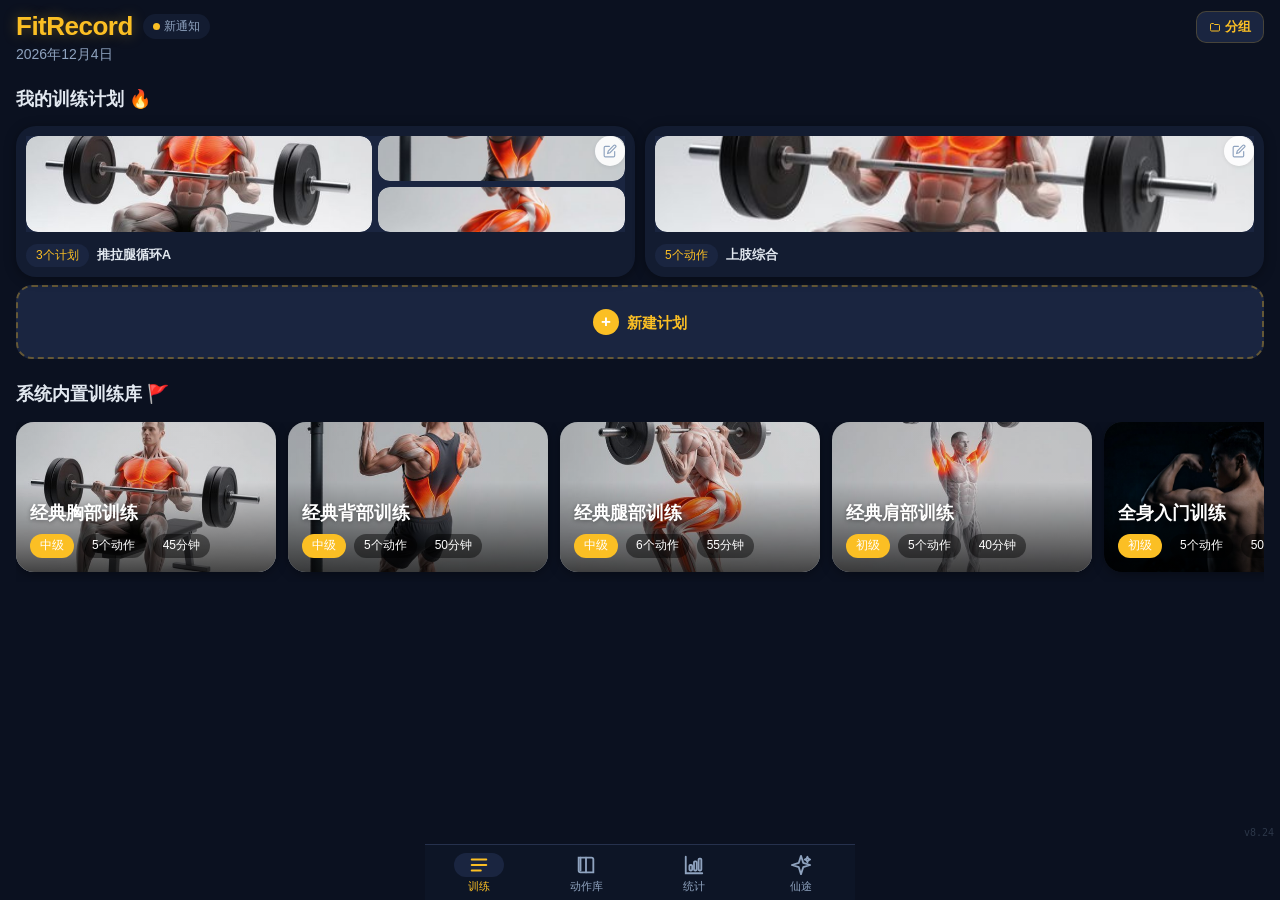
<file: index.html>
<!DOCTYPE html>
<!--
  FitRecord · 训练记录
  © 2026 Acffx · 原创 · 保留所有权利
  未经许可禁止商用、二次发布、去除版权标识
-->
<html lang="zh-CN">
<head>
  <meta charset="UTF-8" />
  <meta name="viewport" content="width=device-width, initial-scale=1.0, maximum-scale=1.0, user-scalable=no, viewport-fit=cover" />
  <meta name="theme-color" content="#2563eb" />
  <meta name="apple-mobile-web-app-capable" content="yes" />
  <meta name="apple-mobile-web-app-status-bar-style" content="black-translucent" />
  <meta name="apple-mobile-web-app-title" content="FitRecord" />
  <link rel="manifest" href="manifest.webmanifest" />
  <link rel="apple-touch-icon" href="icon-192.png" />
  <link rel="icon" href="icon-192.png" />
  <title>FitRecord v8.6 · 仙途</title>
  <link rel="stylesheet" href="styles.css?v=16" />
  <link rel="stylesheet" href="enhance.css?v=16" />
</head>
<body>
  <div id="app">
    <header id="topbar" class="hidden">
      <div class="topbar-inner">
        <span id="topbar-title"></span>
      </div>
    </header>
    <main id="view"></main>

    <nav id="tabbar">
      <button class="tab active" data-tab="train">
        <span class="ic"><svg viewBox="0 0 24 24" width="22" height="22" fill="none" stroke="currentColor" stroke-width="2" stroke-linecap="round"><line x1="4" y1="6" x2="20" y2="6"/><line x1="4" y1="12" x2="20" y2="12"/><line x1="4" y1="18" x2="14" y2="18"/></svg></span>
        <span class="lb">训练</span>
      </button>
      <button class="tab" data-tab="library">
        <span class="ic"><svg viewBox="0 0 24 24" width="22" height="22" fill="none" stroke="currentColor" stroke-width="2" stroke-linecap="round"><path d="M6 4h12a2 2 0 0 1 2 2v14H6a2 2 0 0 1-2-2V4z"/><path d="M6 4v14"/><path d="M12 4v16"/></svg></span>
        <span class="lb">动作库</span>
      </button>
      <button class="tab" data-tab="stats">
        <span class="ic"><svg viewBox="0 0 24 24" width="22" height="22" fill="none" stroke="currentColor" stroke-width="2" stroke-linecap="round"><path d="M3 3v18h18"/><rect x="7" y="12" width="3" height="6" rx="1"/><rect x="12" y="8" width="3" height="10" rx="1"/><rect x="17" y="5" width="3" height="13" rx="1"/></svg></span>
        <span class="lb">统计</span>
      </button>
      <button class="tab" data-tab="cultivation">
        <span class="ic"><svg viewBox="0 0 24 24" width="22" height="22" fill="none" stroke="currentColor" stroke-width="2" stroke-linecap="round" stroke-linejoin="round"><path d="M12 2l2.4 7.6L22 12l-7.6 2.4L12 22l-2.4-7.6L2 12l7.6-2.4z"/><path d="M19 3l.9 2.1L22 6l-2.1.9L19 9l-.9-2.1L16 6l2.1-.9z"/></svg></span>
        <span class="lb">仙途</span>
      </button>
    </nav>
  </div>

  <!-- 通用弹窗 -->
  <div id="overlay" class="overlay hidden">
    <div id="sheet" class="sheet"></div>
  </div>

  <!-- 训练进行页（全屏） -->
  <div id="workout-view" class="workout-view hidden">
    <div class="workout-hero" id="workout-hero">
      <div class="workout-hero-top">
        <button class="icon-btn" data-act="backWorkout"><svg viewBox="0 0 24 24" width="22" height="22" fill="none" stroke="currentColor" stroke-width="2" stroke-linecap="round"><path d="M15 18l-6-6 6-6"/></svg></button>
        <span id="wo-finish" class="finish-pill" data-act="finishWorkout">完成</span>
      </div>
      <div class="workout-hero-body">
        <h1 id="wo-title">胸部训练计划</h1>
        <div class="workout-timer-row">
          <span id="wo-time">00:00:00</span>
          <button class="play-btn" id="wo-play" data-act="toggleTimer"><svg viewBox="0 0 24 24" width="20" height="20" fill="currentColor"><polygon points="5 3 19 12 5 21 5 3"/></svg></button>
        </div>
      </div>
    </div>
    <div class="workout-list" id="workout-list"></div>
    <div class="workout-footer">
      <button class="btn block primary" data-act="addExercise">+ 添加新动作</button>
    </div>
  </div>

  <!-- 组间休息倒计时 -->
  <div id="rest-layer" class="rest-layer hidden">
    <div class="rest-inner">
      <div class="rest-label">组间休息</div>
      <div id="rest-time" class="rest-time">01:00</div>
      <div class="rest-ex" id="rest-ex">下一组即将开始</div>
      <div class="rest-actions">
        <button class="rest-btn" id="rest-sub10" data-act="restSub10">-10s</button>
        <button class="rest-btn primary" id="rest-skip" data-act="restSkip">完成休息</button>
        <button class="rest-btn" id="rest-add15" data-act="restAdd15">+15s</button>
      </div>
      <input id="rest-range" type="range" min="10" max="300" step="5" value="60" />
      <div class="rest-range-label">拖动调整休息时长</div>
    </div>
  </div>

  <!-- 训练详情页（全屏） -->
  <div id="detail-view" class="detail-view hidden"></div>

  <!-- 分组详情页（全屏） -->
  <div id="folder-view" class="detail-view hidden"></div>

  <!-- 身体数据页（全屏） -->
  <div id="bodydata-view" class="detail-view hidden"></div>

  <!-- 添加动作弹窗 -->
  <div id="ex-picker" class="ex-picker hidden">
    <div class="ep-header">
      <span>添加动作</span>
      <button class="icon-btn" data-act="closePicker"><svg viewBox="0 0 24 24" width="20" height="20" fill="none" stroke="currentColor" stroke-width="2" stroke-linecap="round"><path d="M18 6L6 18M6 6l12 12"/></svg></button>
    </div>
    <div class="ep-search">
      <input type="text" id="ep-input" placeholder="搜索动作名称" />
    </div>
    <div class="ep-chips" id="ep-chips"></div>
    <div class="ep-list" id="ep-list"></div>
  </div>

  <!-- 创建动作页（全屏） -->
  <div id="create-view" class="hidden"></div>
  <input type="file" id="ce-file" accept="image/*" style="display:none;" />

  <div id="toast" class="toast hidden"></div>

  <script src="exercises.js?v=34"></script>
  <script src="app.js?v=34"></script>
  <script src="enhance.js?v=34"></script>
  <script src="xian-core.js?v=34"></script>
  <div id="app-version" style="position:fixed;bottom:60px;right:6px;font-size:10px;color:#475569;pointer-events:none;z-index:9999;opacity:.55;font-family:monospace;">v8.24</div>
</body>
</html>
</file>
<file: styles.css>
/* ============================================================
   FitRecord · 训练记录 样式
   © 2026 Acffx · 原创 · 保留所有权利
   未经许可禁止商用、二次发布、去除版权标识
   ============================================================ */
:root{
  --bg:#f4f6fb;
  --card:#ffffff;
  --text:#1f2937;
  --muted:#6b7280;
  --accent:#2563eb;
  --accent-d:#1d4ed8;
  --accent-light:#eff6ff;
  --line:#e5e7eb;
  --ok:#22c55e;
  --warn:#f59e0b;
  --warn-light:#fffbeb;
  --orange:#f59e0b;
  --pink:#ec4899;
  --shadow:0 2px 12px rgba(0,0,0,.05);
  --safe-t:env(safe-area-inset-top,0px);
  --safe-b:env(safe-area-inset-bottom,0px);
}
*{box-sizing:border-box;-webkit-tap-highlight-color:transparent;}
html,body{margin:0;padding:0;}
body{
  font-family:-apple-system,BlinkMacSystemFont,"PingFang SC","Microsoft YaHei",Segoe UI,Roboto,sans-serif;
  background:var(--bg);color:var(--text);
  font-size:15px;line-height:1.45;-webkit-font-smoothing:antialiased;
  overscroll-behavior-y:none;
}
#app{max-width:430px;margin:0 auto;min-height:100vh;background:var(--bg);
  display:flex;flex-direction:column;position:relative;
  /* v8.24: iPhone 17 状态栏安全边距（动态岛 ~59px） */
  padding-top:env(safe-area-inset-top, 0px);
  padding-bottom:env(safe-area-inset-bottom, 0px);
  box-sizing:border-box;}

/* 顶部栏 — v8.24: #app 已包含 safe-area-inset-top 适配，#topbar 自身不需要额外 padding-top */
#topbar{background:var(--bg);}
#topbar.hidden{display:none!important;}
.topbar-inner{height:56px;display:flex;align-items:center;padding:0 18px;}
#topbar-title{font-size:24px;font-weight:800;color:var(--accent);letter-spacing:-.5px;}

/* 主视图 */
#view{flex:1;padding:0 16px 92px;overflow-y:auto;}

/* 底部导航 — v8.24: bottom 用 env(safe-area-inset-bottom) 而非 0，避免覆盖 Home indicator */
#tabbar{position:fixed;bottom:env(safe-area-inset-bottom, 0px);left:50%;transform:translateX(-50%);
  width:100%;max-width:430px;display:flex;background:var(--card);
  border-top:1px solid var(--line);z-index:30;}
.tab{flex:1;border:0;background:transparent;padding:8px 0 6px;display:flex;
  flex-direction:column;align-items:center;gap:2px;color:var(--muted);font-size:11px;}
.tab .ic{display:flex;align-items:center;justify-content:center;height:24px;}
.tab.active{color:var(--accent);}
.tab.active .ic{background:var(--accent-light);border-radius:20px;padding:2px 14px;}

/* 通用 */
.section-title{display:flex;align-items:center;justify-content:space-between;margin:22px 0 14px;}
.section-title h2{margin:0;font-size:18px;font-weight:700;}
.section-title .right{display:flex;gap:8px;align-items:center;}
.date-str{font-size:14px;color:var(--muted);margin:-8px 0 14px 0;}

.btn{border:0;border-radius:12px;padding:12px 16px;font-size:15px;font-weight:600;
  background:var(--line);color:var(--text);cursor:pointer;}
.btn.primary{background:var(--accent);color:#fff;}
.btn.block{width:100%;}
.btn.sm{padding:8px 12px;font-size:13px;border-radius:10px;}
.btn.ghost{background:transparent;border:1px solid var(--line);}
.btn.warn{background:var(--orange);color:#fff;}
.btn:active{transform:scale(.98);}

.tag{display:inline-flex;align-items:center;font-size:11px;padding:3px 8px;border-radius:20px;
  background:var(--accent-light);color:var(--accent);margin-right:4px;}
.tag.grey{background:#f3f4f6;color:var(--muted);}
.tag.warn{background:var(--warn-light);color:#b45309;}
.tag.pink{background:#fdf2f8;color:var(--pink);}

.empty{text-align:center;color:var(--muted);padding:40px 10px;font-size:14px;}
.hidden{display:none!important;}

/* ===== 训练首页 ===== */
.home-header{display:flex;align-items:center;justify-content:space-between;padding-top:calc(8px + var(--safe-t));margin-bottom:6px;}
.brand{font-size:26px;font-weight:800;color:var(--accent);letter-spacing:-.5px;}
.notify-badge{display:inline-flex;align-items:center;gap:4px;font-size:12px;color:var(--muted);
  background:#fff;border:1px solid var(--line);border-radius:20px;padding:4px 10px;}
.plus-btn{width:38px;height:38px;border-radius:50%;background:var(--accent);color:#fff;border:0;
  display:flex;align-items:center;justify-content:center;box-shadow:0 4px 12px rgba(37,99,235,.28);}
.plus-btn svg{display:block;}

.btn-custom{display:inline-flex;align-items:center;gap:4px;background:var(--orange);color:#fff;
  border:0;border-radius:10px;padding:6px 12px;font-size:13px;font-weight:600;}

/* 分组/计划文件夹卡片 */
.folder-card{background:var(--card);border-radius:20px;padding:14px;margin-bottom:14px;box-shadow:var(--shadow);position:relative;}
.plan-edit-btn{position:absolute;top:10px;right:10px;z-index:2;width:30px;height:30px;border-radius:50%;background:rgba(255,255,255,.9);border:0;color:var(--muted);display:flex;align-items:center;justify-content:center;box-shadow:0 1px 4px rgba(0,0,0,.08);}
.folder-grid{display:grid;grid-template-columns:1.4fr 1fr;grid-template-rows:1fr 1fr;gap:6px;height:132px;margin-bottom:12px;}
.folder-grid.single{grid-template-columns:1fr;grid-template-rows:1fr;}
.folder-cell{border-radius:12px;overflow:hidden;background:#1f2937;position:relative;}
.folder-cell img,.folder-cell svg{width:100%;height:100%;object-fit:cover;display:block;}
.folder-cell .placeholder{width:100%;height:100%;display:flex;align-items:center;justify-content:center;
  font-size:22px;color:#4b5563;background:#f3f4f6;}
.folder-foot{display:flex;align-items:center;gap:8px;}
.folder-count{font-size:12px;color:var(--accent);background:var(--accent-light);padding:3px 10px;border-radius:20px;}
.folder-name{font-weight:700;font-size:15px;}

/* 内置训练库横向滚动 */
.lib-scroll{display:flex;gap:12px;overflow-x:auto;padding-bottom:10px;margin-bottom:8px;scroll-snap-type:x mandatory;}
.lib-scroll::-webkit-scrollbar{display:none;}
.lib-card{flex:0 0 auto;width:260px;height:150px;border-radius:18px;overflow:hidden;position:relative;
  scroll-snap-align:start;box-shadow:var(--shadow);}
.lib-card .lib-bg{position:absolute;inset:0;background:#1f2937;}
.lib-card .lib-bg svg{width:100%;height:100%;display:block;}
.lib-card .lib-overlay{position:absolute;inset:0;background:linear-gradient(0deg,rgba(0,0,0,.72) 0%,rgba(0,0,0,.08) 60%);}
.lib-card .lib-body{position:absolute;left:0;right:0;bottom:0;padding:14px;color:#fff;}
.lib-card .lib-title{font-size:18px;font-weight:700;margin-bottom:8px;text-shadow:0 1px 4px rgba(0,0,0,.4);}
.lib-card .lib-meta{display:flex;gap:8px;align-items:center;font-size:12px;}
.lib-card .level{background:var(--accent);padding:3px 10px;border-radius:20px;}
.lib-card .meta-pill{background:rgba(0,0,0,.45);padding:3px 10px;border-radius:20px;display:inline-flex;align-items:center;gap:4px;}

/* 分组详情页内的计划行 */
.plan-row{background:var(--card);border-radius:16px;padding:12px;margin-bottom:10px;display:flex;align-items:center;gap:12px;box-shadow:var(--shadow);}
.plan-row-img{width:64px;height:64px;border-radius:12px;overflow:hidden;flex:0 0 auto;background:#1f2937;}
.plan-row-img svg{width:100%;height:100%;display:block;}
.plan-row-info{flex:1;min-width:0;}
.plan-row-name{font-weight:700;font-size:15px;margin-bottom:3px;}
.plan-row-meta{font-size:12px;color:var(--muted);}
.plan-row-go{background:var(--accent);color:#fff;border:0;border-radius:10px;padding:8px 14px;font-size:13px;font-weight:600;}

/* ===== 训练进行页 ===== */
.workout-view{position:fixed;inset:0;background:var(--bg);z-index:50;display:flex;flex-direction:column;}
.workout-hero{height:210px;background:linear-gradient(135deg,#1f2937 0%,#374151 100%);color:#fff;
  position:relative;display:flex;flex-direction:column;justify-content:space-between;padding:var(--safe-t) 16px 16px;
  background-size:cover;background-position:center;}
.workout-hero::before{content:"";position:absolute;inset:0;background:rgba(0,0,0,.38);}
.workout-hero > *{position:relative;z-index:2;}
.workout-hero-top{display:flex;align-items:center;justify-content:space-between;padding-top:calc(8px + var(--safe-t));}
.icon-btn{width:36px;height:36px;border-radius:50%;background:rgba(255,255,255,.15);border:0;color:#fff;
  display:flex;align-items:center;justify-content:center;backdrop-filter:blur(4px);}
.finish-pill{background:#fff;color:var(--accent);border-radius:20px;padding:7px 18px;font-size:14px;font-weight:700;}
.workout-hero-body{padding-bottom:6px;}
.workout-hero-body h1{margin:0 0 8px;font-size:24px;font-weight:700;}
.workout-timer-row{display:flex;align-items:center;gap:10px;}
.workout-timer-row #wo-time{font-size:30px;font-weight:700;font-variant-numeric:tabular-nums;}
.play-btn{width:32px;height:32px;border-radius:50%;background:#fff;color:var(--accent);border:0;
  display:flex;align-items:center;justify-content:center;}

.workout-list{flex:1;overflow-y:auto;padding:12px 16px 8px;}
.workout-list .ex-card{background:var(--card);border-radius:18px;padding:14px;margin-bottom:12px;box-shadow:var(--shadow);}
.ex-head{display:flex;align-items:center;gap:12px;margin-bottom:10px;}
.ex-thumb{width:48px;height:48px;border-radius:12px;background:var(--accent-light);display:flex;
  align-items:center;justify-content:center;color:var(--accent);font-size:22px;flex:0 0 auto;}
.ex-info{flex:1;}
.ex-name{font-size:16px;font-weight:700;margin-bottom:4px;}
.ex-meta{font-size:12px;color:var(--muted);}
.ex-set{flex:0 0 auto;}

.sets-table{width:100%;border-collapse:collapse;}
.sets-table th{font-size:12px;color:var(--muted);font-weight:500;text-align:center;padding:4px 2px;}
.sets-table td{padding:5px 3px;text-align:center;}
.sets-table input{width:58px;padding:8px 4px;border:1px solid var(--line);border-radius:10px;
  text-align:center;font-size:15px;background:#f9fafb;}
.sets-table input::placeholder{color:#b6bdc9;}
.sets-table .done-cell{width:44px;}
.set-done-btn{width:36px;height:36px;border-radius:10px;border:1px solid var(--line);background:#fff;
  color:var(--muted);display:flex;align-items:center;justify-content:center;}
.set-done-btn.completed{background:var(--accent);border-color:var(--accent);color:#fff;}
.add-set-btn{width:100%;margin-top:10px;padding:10px;border-radius:12px;border:0;background:var(--accent);color:#fff;font-size:14px;font-weight:600;}

.workout-footer{padding:10px 16px calc(14px + var(--safe-b));background:#fff;border-top:1px solid var(--line);}

/* RPE 快捷选择 */
.rpe-pop{display:flex;gap:6px;flex-wrap:wrap;padding:4px 0 8px 58px;}
.rpe-chip{border:1px solid var(--line);background:#fff;border-radius:10px;padding:5px 0;width:38px;text-align:center;font-size:13px;color:var(--text);}
.rpe-chip.hot{background:var(--accent-light);border-color:var(--accent);color:var(--accent);font-weight:700;}

/* 上次成绩 + 进阶建议 */
.prev-ref{font-size:11px;color:var(--accent);padding:2px 0 6px 4px;display:flex;gap:8px;flex-wrap:wrap;}
.prev-ref .fill-last{margin-left:auto;border:1px solid var(--accent);background:var(--accent-light);color:var(--accent);border-radius:8px;padding:1px 8px;font-size:11px;font-weight:600;}
.sugg-row{display:flex;align-items:center;gap:8px;margin:6px 0 0;padding:8px 10px;background:var(--warn-light);border-radius:10px;font-size:12px;color:#92400e;}
.sugg-row button{margin-left:auto;font-size:12px;padding:5px 10px;border-radius:10px;border:1px solid var(--warn);background:#fff;color:#b45309;font-weight:600;cursor:pointer;}

/* PR 徽章 */
.pr-badge{display:inline-flex;align-items:center;gap:3px;background:linear-gradient(90deg,#f59e0b,#f97316);color:#fff;
  font-size:10px;font-weight:700;padding:2px 8px;border-radius:20px;margin-left:6px;}

/* ===== 休息倒计时 ===== */
.rest-layer{position:fixed;inset:0;background:rgba(15,23,42,.96);z-index:70;
  display:flex;align-items:center;justify-content:center;}
.rest-inner{text-align:center;color:#fff;width:100%;padding:0 28px;}
.rest-label{font-size:18px;opacity:.8;margin-bottom:10px;}
.rest-time{font-size:90px;font-weight:800;font-variant-numeric:tabular-nums;letter-spacing:2px;}
.rest-ex{opacity:.75;margin:8px 0 26px;}
.rest-actions{display:flex;gap:12px;justify-content:center;}
.rest-btn{border:1px solid rgba(255,255,255,.35);background:transparent;color:#fff;
  border-radius:14px;padding:12px 18px;font-size:15px;font-weight:600;}
.rest-btn.primary{background:var(--accent);border-color:var(--accent);}
#rest-range{width:82%;margin-top:28px;}
.rest-range-label{font-size:12px;opacity:.55;margin-top:6px;}

/* ===== 统计页 ===== */
.stat-header{display:flex;align-items:center;gap:18px;padding-top:calc(8px + var(--safe-t));margin-bottom:10px;}
.stat-header .tab-text{font-size:17px;font-weight:600;color:var(--muted);padding-bottom:4px;}
.stat-header .tab-text.active{color:var(--text);border-bottom:3px solid var(--accent);}
.month-row{display:flex;align-items:center;justify-content:space-between;margin-bottom:14px;}
.month-title{font-size:26px;font-weight:800;color:var(--accent);}
.month-nav{display:flex;gap:6px;}
.today-btn{display:flex;align-items:center;gap:4px;background:#fff;border:1px solid var(--line);border-radius:10px;padding:6px 12px;font-size:13px;color:var(--muted);}

.stat-summary{background:var(--card);border-radius:18px;padding:16px;display:flex;gap:12px;margin-bottom:16px;box-shadow:var(--shadow);}
.stat-item{flex:1;text-align:center;}
.stat-item:not(:last-child){border-right:1px solid var(--line);}
.stat-item .v{font-size:24px;font-weight:800;color:var(--text);}
.stat-item .k{font-size:12px;color:var(--muted);margin-top:2px;}

.calendar{background:var(--card);border-radius:18px;padding:14px;box-shadow:var(--shadow);}
.cal-weekdays{display:grid;grid-template-columns:repeat(7,1fr);text-align:center;font-size:12px;color:var(--muted);padding-bottom:8px;}
.cal-days{display:grid;grid-template-columns:repeat(7,1fr);gap:6px;}
.cal-day{min-height:72px;border-radius:12px;padding:5px 3px;display:flex;flex-direction:column;align-items:center;gap:3px;background:#f9fafb;}
.cal-day.today{background:var(--accent);color:#fff;}
.cal-day.today .cal-dow,.cal-day.today .cal-plan,.cal-day.today .cal-dur{color:rgba(255,255,255,.9);}
.cal-day.rest{justify-content:center;color:var(--muted);font-size:12px;}
.cal-day-num{font-size:14px;font-weight:600;width:24px;height:24px;display:flex;align-items:center;justify-content:center;border-radius:50%;}
.cal-day.today .cal-day-num{background:rgba(255,255,255,.2);}
.cal-dots{display:flex;gap:3px;}
.cal-dot{width:6px;height:6px;border-radius:50%;}
.cal-plan{font-size:10px;color:var(--accent);text-align:center;line-height:1.2;max-width:100%;overflow:hidden;text-overflow:ellipsis;white-space:nowrap;padding:0 2px;}
.cal-dur{font-size:10px;color:var(--muted);text-align:center;}

/* 日详情弹层 */
.day-sheet-head{display:flex;align-items:center;justify-content:space-between;margin-bottom:12px;}
.day-sheet-head h3{margin:0;font-size:18px;}
.day-w-item{display:flex;align-items:center;gap:12px;background:#f9fafb;border-radius:14px;padding:12px;margin-bottom:10px;}
.day-w-item .idx{width:28px;height:28px;border-radius:8px;background:var(--accent-light);color:var(--accent);display:flex;align-items:center;justify-content:center;font-weight:700;font-size:13px;flex:0 0 auto;}
.day-w-item .idx.pink{background:#fdf2f8;color:var(--pink);}
.day-w-item .t{flex:1;}
.day-w-item .t .n{font-weight:700;font-size:15px;}
.day-w-item .t .s{font-size:12px;color:var(--muted);margin-top:2px;}
.day-add-row{display:flex;align-items:center;gap:12px;padding:14px 4px;border-bottom:1px solid var(--line);}
.day-add-row:last-of-type{border-bottom:0;}
.day-add-ic{width:34px;height:34px;border-radius:10px;display:flex;align-items:center;justify-content:center;flex:0 0 auto;font-size:18px;font-weight:700;}
.day-add-row .t{flex:1;}
.day-add-row .t .n{font-weight:700;font-size:15px;}
.day-add-row .t .s{font-size:12px;color:var(--muted);margin-top:2px;}

/* ===== 统计图表 ===== */
.stat-grid{display:grid;grid-template-columns:repeat(2,1fr);gap:10px;margin-bottom:14px;}
.stat-box{background:var(--card);border-radius:16px;padding:14px;box-shadow:var(--shadow);text-align:center;}
.stat-box .v{font-size:24px;font-weight:800;color:var(--text);}
.stat-box .k{font-size:12px;color:var(--muted);margin-top:4px;}
.stat-box.accent{background:var(--accent);color:#fff;}
.stat-box.accent .k{color:rgba(255,255,255,.85);}

.chart-wrap{background:var(--card);border-radius:16px;padding:14px;margin-bottom:14px;box-shadow:var(--shadow);}
.chart-title{font-size:14px;font-weight:700;margin-bottom:10px;display:flex;align-items:center;justify-content:space-between;}
.chart-svg{width:100%;height:160px;display:block;}
.bar-row{display:flex;align-items:center;gap:8px;margin-bottom:8px;}
.bar-label{width:34px;font-size:12px;color:var(--muted);}
.bar-track{flex:1;height:10px;background:#f3f4f6;border-radius:6px;overflow:hidden;}
.bar-fill{height:100%;border-radius:6px;}
.pr-item{display:flex;justify-content:space-between;align-items:center;padding:9px 0;border-bottom:1px solid var(--line);font-size:14px;}
.pr-item:last-child{border-bottom:0;}
.pr-name{color:var(--text);}
.pr-val{font-weight:700;color:var(--accent);}
.ex-select{width:100%;padding:10px 12px;border:1px solid var(--line);border-radius:12px;font-size:14px;background:#f9fafb;margin-bottom:10px;}

/* ===== 训练详情页 ===== */
.detail-view{position:fixed;inset:0;background:var(--bg);z-index:55;display:flex;flex-direction:column;max-width:430px;margin:0 auto;left:0;right:0;}
.detail-top{min-height:200px;background:linear-gradient(135deg,var(--accent) 0%,#1f2937 100%);color:#fff;position:relative;padding:var(--safe-t) 16px 16px;display:flex;flex-direction:column;justify-content:space-between;background-size:cover;background-position:center;}
.detail-top::before{content:"";position:absolute;inset:0;background:rgba(0,0,0,.35);}
.detail-top > *{position:relative;z-index:2;}
.detail-top .back{background:rgba(255,255,255,.2);border:0;color:#fff;width:36px;height:36px;border-radius:50%;display:flex;align-items:center;justify-content:center;cursor:pointer;}
.detail-top h2{margin:0;font-size:22px;font-weight:700;}
.detail-top .sub{opacity:.85;font-size:13px;margin-top:4px;}
.detail-body{flex:1;overflow-y:auto;padding:16px 16px 40px;}

.ai-btn{display:inline-flex;align-items:center;gap:5px;background:linear-gradient(90deg,#2563eb,#f59e0b);color:#fff;border:0;border-radius:20px;padding:7px 14px;font-size:13px;font-weight:700;box-shadow:0 3px 10px rgba(37,99,235,.3);}
.ai-card{background:linear-gradient(135deg,#eff6ff,#fffbeb);border:1px solid #dbeafe;border-radius:16px;padding:14px;margin-bottom:14px;}
.ai-card h4{margin:0 0 8px;font-size:14px;display:flex;align-items:center;gap:6px;}
.ai-card p{margin:0 0 6px;font-size:13px;color:#374151;line-height:1.55;}
.ai-card p:last-child{margin-bottom:0;}

.detail-stats{display:grid;grid-template-columns:repeat(5,1fr);gap:8px;margin-bottom:14px;}
.detail-stats .ds{text-align:center;background:var(--card);border-radius:14px;padding:10px 4px;box-shadow:var(--shadow);}
.detail-stats .ds .ic{width:30px;height:30px;margin:0 auto 4px;border-radius:10px;background:var(--accent-light);color:var(--accent);display:flex;align-items:center;justify-content:center;}
.detail-stats .ds .n{font-size:17px;font-weight:800;color:var(--text);}
.detail-stats .ds .l{font-size:10px;color:var(--muted);margin-top:2px;}

.body-weight-card{background:var(--card);border-radius:16px;padding:14px;margin-bottom:14px;box-shadow:var(--shadow);display:flex;justify-content:space-between;align-items:center;}
.bw-main .n{font-size:26px;font-weight:800;}
.bw-main .u{font-size:14px;color:var(--muted);}
.bw-main .change{font-size:12px;color:var(--accent);margin-top:2px;}
.bw-btn{background:transparent;color:var(--muted);border:0;font-size:13px;}

.status-card{background:var(--card);border-radius:16px;padding:14px;margin-bottom:14px;box-shadow:var(--shadow);}
.status-card h4{margin:0 0 8px;font-size:15px;}
.status-card p{margin:0;font-size:13px;color:var(--muted);line-height:1.5;}
.status-card textarea{width:100%;border:1px solid var(--line);border-radius:10px;padding:10px;font-size:14px;min-height:70px;resize:none;}

.heatmap-card{background:var(--card);border-radius:16px;padding:14px;margin-bottom:14px;box-shadow:var(--shadow);}
.heatmap-card h4{margin:0 0 10px;font-size:15px;}
.heatmap-wrap{display:flex;justify-content:center;gap:20px;}
.heatmap-fig{width:120px;height:180px;position:relative;}
.heatmap-fig svg{width:100%;height:100%;}
.heatmap-legend{display:flex;flex-wrap:wrap;gap:6px;justify-content:center;margin-top:10px;align-items:center;}
.heat-dot{width:10px;height:10px;border-radius:50%;}
.heat-item{display:flex;align-items:center;gap:4px;font-size:11px;color:var(--muted);}

.detail-ex-list{display:flex;flex-direction:column;gap:10px;}
.detail-ex-item{background:var(--card);border-radius:16px;padding:14px;box-shadow:var(--shadow);}
.dex-top{display:flex;align-items:center;gap:12px;margin-bottom:10px;}
.dex-thumb{width:48px;height:48px;border-radius:50%;background:var(--accent-light);display:flex;align-items:center;justify-content:center;overflow:hidden;}
.dex-thumb svg{width:36px;height:36px;}
.dex-name{flex:1;font-weight:700;font-size:15px;}
.dex-sets{display:grid;grid-template-columns:1fr 1fr;gap:8px;}
.dex-set{display:flex;align-items:center;gap:6px;background:#f4f8ff;border-radius:10px;padding:8px 10px;font-size:13px;}
.dex-set .num{width:22px;height:22px;border-radius:6px;background:var(--accent);color:#fff;font-size:11px;display:flex;align-items:center;justify-content:center;font-weight:700;flex:0 0 auto;}
.dex-set .pr-mini{color:#f59e0b;font-size:12px;}

/* 有氧详情 */
.cardio-grid{display:grid;grid-template-columns:repeat(3,1fr);gap:10px;margin-bottom:14px;}
.cardio-cell{background:var(--card);border-radius:14px;padding:14px;text-align:center;box-shadow:var(--shadow);}
.cardio-cell .n{font-size:20px;font-weight:800;color:var(--pink);}
.cardio-cell .l{font-size:11px;color:var(--muted);margin-top:2px;}

/* ===== 我的页 ===== */
.me-hero{background:linear-gradient(135deg,#2563eb 0%,#1e40af 100%);margin:0 -16px;padding:calc(14px + var(--safe-t)) 16px 40px;color:#fff;}
.me-profile{display:flex;align-items:center;gap:14px;}
.me-avatar{width:60px;height:60px;border-radius:16px;background:rgba(255,255,255,.18);border:1px solid rgba(255,255,255,.3);display:flex;align-items:center;justify-content:center;font-size:24px;font-weight:800;overflow:hidden;}
.me-profile h3{margin:0 0 3px;font-size:19px;}
.me-profile .bio{margin:0;font-size:12px;opacity:.75;}
.me-stats{display:flex;gap:14px;margin-top:10px;font-size:12px;opacity:.9;}
.me-stats b{font-size:16px;font-weight:800;}
.me-quick{background:var(--card);border-radius:18px;margin:-26px 0 0;padding:16px 8px 10px;display:grid;grid-template-columns:repeat(4,1fr);box-shadow:var(--shadow);position:relative;z-index:2;}
.me-quick .q{display:flex;flex-direction:column;align-items:center;gap:6px;font-size:12px;color:var(--text);}
.me-quick .q .qic{width:44px;height:44px;border-radius:14px;display:flex;align-items:center;justify-content:center;color:#fff;}

.menu-card{background:var(--card);border-radius:18px;padding:6px 16px;margin-top:14px;box-shadow:var(--shadow);}
.menu-row{display:flex;align-items:center;justify-content:space-between;padding:14px 0;border-bottom:1px solid var(--line);}
.menu-row:last-child{border-bottom:0;}
.menu-row .left{display:flex;align-items:center;gap:10px;color:var(--text);font-weight:500;}
.menu-row .left .mic{color:var(--muted);display:flex;align-items:center;}
.menu-row .right{color:var(--muted);font-size:13px;}

/* ===== 身体数据页 ===== */
.bd-hero{padding:calc(10px + var(--safe-t)) 16px 8px;display:flex;align-items:center;justify-content:space-between;}
.bd-weight-row{display:flex;align-items:flex-end;justify-content:space-between;padding:6px 16px 14px;}
.bd-weight .n{font-size:52px;font-weight:800;letter-spacing:-2px;}
.bd-weight .u{font-size:18px;color:var(--muted);font-weight:600;margin-left:4px;}
.bd-section{padding:0 16px;margin-bottom:6px;}
.bd-sec-title{font-size:14px;font-weight:700;margin:14px 0 10px;display:flex;align-items:center;gap:6px;}
.bd-sec-title::before{content:"";width:4px;height:14px;border-radius:2px;background:var(--accent);}
.bd-3grid{display:grid;grid-template-columns:repeat(3,1fr);gap:10px;}
.bd-2grid{display:grid;grid-template-columns:repeat(2,1fr);gap:10px;}
.bd-cell{background:var(--card);border-radius:14px;padding:12px;text-align:center;box-shadow:var(--shadow);}
.bd-cell .k{font-size:12px;color:var(--muted);}
.bd-cell .n{font-size:18px;font-weight:800;margin-top:3px;}
.bd-cell .n .u{font-size:12px;color:var(--muted);font-weight:500;}
.bd-overview{margin:6px 16px 14px;background:linear-gradient(135deg,#2563eb,#1d4ed8);border-radius:18px;padding:16px;color:#fff;box-shadow:0 6px 18px rgba(37,99,235,.3);}
.bd-overview .t1{font-size:15px;font-weight:700;display:flex;justify-content:space-between;align-items:center;}
.bd-overview .t1 .go{font-size:12px;opacity:.85;font-weight:400;}
.bd-overview .t2{font-size:12px;opacity:.8;margin-top:10px;}
.bd-overview .big{font-size:34px;font-weight:800;}
.bd-overview .big .u{font-size:14px;font-weight:600;opacity:.8;}
.bd-pill{display:inline-flex;align-items:center;gap:4px;background:rgba(255,255,255,.18);border-radius:20px;padding:4px 10px;font-size:11px;margin-top:10px;margin-right:6px;}
.bd-history{margin:0 16px 30px;}
.bd-h-item{background:var(--card);border-radius:14px;padding:14px;margin-bottom:10px;box-shadow:var(--shadow);display:flex;align-items:center;justify-content:space-between;}
.bd-h-item .d{font-size:12px;color:var(--muted);}
.bd-h-item .w{font-size:22px;font-weight:800;margin-top:2px;}
.bd-h-item .w .u{font-size:12px;color:var(--muted);font-weight:500;}
.bd-h-item .delta{font-size:11px;padding:3px 8px;border-radius:12px;margin-top:4px;display:inline-block;}
.bd-h-item .delta.up{background:#fef2f2;color:#dc2626;}
.bd-h-item .delta.down{background:#f0fdf4;color:#16a34a;}
.bd-h-del{color:#d1d5db;background:transparent;border:0;padding:6px;}

/* ===== 动作选择器 ===== */
.ex-picker{position:fixed;inset:0;background:var(--bg);z-index:80;display:flex;flex-direction:column;}
.ep-header{height:56px;display:flex;align-items:center;justify-content:space-between;padding:0 16px;background:#fff;border-bottom:1px solid var(--line);}
.ep-header span{font-size:17px;font-weight:700;}
.ep-search{padding:12px 16px;}
.ep-search input{width:100%;padding:12px 14px;border:1px solid var(--line);border-radius:12px;font-size:15px;background:#fff;}
.ep-chips{display:flex;gap:8px;overflow-x:auto;padding:0 16px 10px;}
.ep-chips::-webkit-scrollbar{display:none;}
.ep-chip{flex:0 0 auto;border:1px solid var(--line);background:#fff;border-radius:20px;padding:6px 14px;font-size:13px;color:var(--muted);}
.ep-chip.active{background:var(--accent);color:#fff;border-color:var(--accent);}
.ep-list{flex:1;overflow-y:auto;padding:0 16px 90px;}
.ep-item{background:var(--card);border-radius:14px;padding:12px;margin-bottom:10px;display:flex;align-items:center;gap:12px;box-shadow:var(--shadow);}
.ep-thumb{width:44px;height:44px;border-radius:10px;background:var(--accent-light);display:flex;align-items:center;justify-content:center;color:var(--accent);font-size:18px;}
.ep-info{flex:1;}
.ep-name{font-size:15px;font-weight:600;}
.ep-meta{font-size:12px;color:var(--muted);margin-top:2px;}
.ep-add{width:32px;height:32px;border-radius:50%;background:var(--accent);color:#fff;border:0;display:flex;align-items:center;justify-content:center;}

/* ===== 弹窗 ===== */
.overlay{position:fixed;inset:0;background:rgba(0,0,0,.45);z-index:60;display:flex;align-items:flex-end;justify-content:center;}
.sheet{background:var(--card);width:100%;max-width:430px;border-radius:22px 22px 0 0;
  padding:18px 16px calc(20px + var(--safe-b));max-height:88vh;overflow-y:auto;position:relative;}
.sheet h3{margin:0 0 14px;font-size:18px;}

/* v8.23: 删除重复的 safe-area 声明（原 styles.css line 36/48 已定义 #topbar/#tabbar 的 safe-area 适配，
   v8.16 额外加的 html,body{padding-top:...} + .topbar/.tabbar 重复导致双倍留白） */
/* 仙途页 xc-page 顶部预留 */
.xc-page{padding-top:8px;}
/* v8.20 修复：仙途页 #view 移除额外 padding-top 避免顶部大块空白 */
#view{padding-top:0;}
#bodydata-view{padding-top:var(--safe-t);box-sizing:border-box;min-height:100vh;background:#0b1120;}

/* v8.24: 仙途动态打坐人物模块（SVG 真人形象 + 进度条 + 下次突破） */
.cultivation-avatar{
  display:flex;align-items:center;gap:14px;
  background:linear-gradient(135deg, rgba(124,240,169,.08), rgba(56,189,248,.06));
  border:1px solid #26314d;border-radius:18px;
  padding:14px 14px;margin:8px 12px 12px;
  position:relative;overflow:hidden;
  min-height:160px;
}
.cultivation-avatar::before{
  content:'';position:absolute;inset:0;
  background:radial-gradient(circle at 30% 50%, var(--glow, #7cf0a9) 0%, transparent 50%);
  opacity:.15;pointer-events:none;
}
/* v8.24: SVG 人物容器 */
.cv-avatar-wrap{
  position:relative;width:130px;height:160px;flex:0 0 auto;
  display:flex;align-items:center;justify-content:center;
}
.cv-avatar-svg{
  width:130px;height:160px;
  filter:drop-shadow(0 0 12px var(--glow, #7cf0a9));
}
/* 旋转光环 */
.cv-ring{animation:cv-spin 12s linear infinite;transform-origin:100px 110px;}
/* 灵力光环呼吸 */
.cv-aura{animation:cv-pulse 3s ease-in-out infinite;transform-origin:100px 110px;}
/* 胸前太极旋转 */
.cv-taiji{animation:cv-taiji-spin 6s linear infinite;transform-origin:100px 138px;}
/* 仙气粒子飘动 */
.cv-p{animation:cv-float 4s ease-in-out infinite;}
.cv-p.p1{animation-delay:0s;}
.cv-p.p2{animation-delay:.6s;}
.cv-p.p3{animation-delay:1.2s;}
.cv-p.p4{animation-delay:1.8s;}
.cv-p.p5{animation-delay:2.4s;}
.cv-p.p6{animation-delay:3s;}
@keyframes cv-spin{from{transform:rotate(0deg);}to{transform:rotate(360deg);}}
@keyframes cv-pulse{0%,100%{opacity:.8;transform:scale(.95);}50%{opacity:1;transform:scale(1.08);}}
@keyframes cv-taiji-spin{from{transform:rotate(0deg);}to{transform:rotate(360deg);}}
@keyframes cv-float{0%,100%{transform:translateY(0) scale(.8);opacity:.3;}50%{transform:translateY(-10px) scale(1.2);opacity:.9;}}

.cv-info{flex:1;min-width:0;}
.cv-title{font-size:17px;font-weight:800;color:#fff;line-height:1.2;}
.cv-sub{display:flex;gap:8px;font-size:11px;color:#94a3b8;margin-top:3px;flex-wrap:wrap;}
.cv-dao{color:#7cf0a9;font-weight:600;}
.cv-root{font-weight:600;}
.cv-progress{margin-top:10px;}
.cv-progress-bar{height:8px;background:rgba(255,255,255,.1);border-radius:4px;overflow:hidden;}
.cv-progress-fill{height:100%;border-radius:4px;transition:width .6s ease;box-shadow:0 0 8px currentColor;}
.cv-progress-info{display:flex;flex-direction:column;gap:2px;margin-top:6px;font-size:11px;}
.cv-progress-val{color:#7cf0a9;font-weight:700;font-size:14px;}
.cv-progress-txt{color:#94a3b8;line-height:1.4;}
.cv-debuffs{display:flex;gap:4px;margin-top:6px;flex-wrap:wrap;}

/* v8.16: 升级动画 */
@keyframes realm-upgrade{0%{transform:scale(1);}50%{transform:scale(1.05);filter:brightness(1.4);}100%{transform:scale(1);}}
.cultivation-avatar.upgrade{animation:realm-upgrade 1.2s ease;}

/* v8.16: 快速记录深色化 */
.quick-sheet{background:#131c31 !important;color:#e2e8f0 !important;border-radius:22px 22px 0 0 !important;padding:18px 16px 30px !important;}
.quick-sheet .qs-head{display:flex;align-items:center;gap:10px;padding-bottom:14px;border-bottom:1px solid #26314d;margin-bottom:14px;}
.quick-sheet .qs-back{width:36px;height:36px;border-radius:50%;background:#1a2540;border:1px solid #475569;color:#94a3b8;font-size:18px;cursor:pointer;display:flex;align-items:center;justify-content:center;}
.quick-sheet .qs-back:hover{background:#243349;color:#7cf0a9;}
.quick-sheet .qs-title{flex:1;text-align:center;font-size:17px;font-weight:700;color:#e2e8f0;}
.quick-sheet .qs-card{background:#1a2540 !important;border:1px solid #26314d;color:#e2e8f0;}
.quick-sheet .qs-empty .ic{background:#2563eb;color:#fff;box-shadow:0 0 24px rgba(37,99,235,.4);}
.quick-sheet .qs-empty .t{color:#e2e8f0;}
.quick-sheet .qs-empty .s{color:#94a3b8;}
.quick-sheet .qs-time-pill{background:rgba(59,130,246,.18) !important;color:#3b82f6 !important;border:1px solid rgba(59,130,246,.35);}
.quick-sheet .qs-time-pill.active{background:#2563eb !important;color:#fff !important;}
.quick-sheet .qs-actions{padding-top:14px;border-top:1px solid #26314d;margin-top:14px;}
.quick-sheet .qs-actions .qs-btn{background:#1a2540 !important;color:#7cf0a9 !important;border:1px solid #475569 !important;}
.quick-sheet .qs-actions .qs-btn.primary{background:linear-gradient(135deg,#7cf0a9,#38bdf8) !important;color:#0b1120 !important;border:0 !important;font-weight:800;}

/* v8.16: 日历显示当日训练名称 */
.cal-day{position:relative;min-height:46px;}
.cal-day .cal-day-name{display:block;font-size:9px;color:#7cf0a9;margin-top:2px;white-space:nowrap;overflow:hidden;text-overflow:ellipsis;max-width:100%;line-height:1.1;}
.cal-day.has-workout{background:rgba(124,240,169,.15);border-radius:8px;}
.cal-day.today{background:rgba(59,130,246,.25);border-radius:8px;font-weight:700;color:#3b82f6;}
.cal-day.has-workout.today{background:linear-gradient(135deg, rgba(59,130,246,.3), rgba(124,240,169,.2));}
.sheet .close{position:absolute;top:14px;right:16px;font-size:22px;color:var(--muted);background:transparent;border:0;}
.field{margin-bottom:12px;}
.field label{display:block;font-size:13px;color:var(--muted);margin-bottom:5px;}
.field input,.field select,.field textarea{width:100%;padding:12px 14px;border:1px solid var(--line);border-radius:12px;font-size:15px;background:#f9fafb;}
.field input:focus,.field select:focus,.field textarea:focus{outline:none;border-color:var(--accent);}

/* Toast */
.toast{position:fixed;bottom:100px;left:50%;transform:translateX(-50%);
  background:rgba(0,0,0,.82);color:#fff;padding:10px 18px;border-radius:22px;
  font-size:13px;z-index:90;max-width:80%;text-align:center;}

.spacer{flex:1;}

/* 彩色背景图层 */
.art-bg{position:absolute;inset:0;overflow:hidden;border-radius:inherit;}
.art-bg svg{width:100%;height:100%;display:block;}
.detail-top .art-bg{border-radius:0;}

/* RPE 按钮 */
.rpe-btn{min-width:46px;padding:8px 4px;border:1px dashed var(--line);border-radius:10px;background:#f9fafb;font-size:14px;color:var(--muted);}
.rpe-btn.hot{border:1px solid var(--accent);background:var(--accent-light);color:var(--accent);font-weight:700;}

/* ===== 动作库 ===== */
.library-wrap{display:flex;gap:10px;margin:0 -16px;padding:0 16px;height:calc(100vh - 120px);}
.lib-side{width:56px;flex:0 0 56px;display:flex;flex-direction:column;gap:6px;overflow-y:auto;padding-right:4px;}
.lib-side::-webkit-scrollbar{display:none;}
.lib-side-item{display:flex;align-items:center;gap:6px;padding:8px 6px;border-radius:10px;font-size:12px;color:var(--muted);cursor:pointer;white-space:nowrap;}
.lib-side-item.active{background:var(--accent-light);color:var(--accent);font-weight:600;}
.lib-dot{width:6px;height:6px;border-radius:50%;}
.lib-main{flex:1;overflow-y:auto;padding-right:4px;display:flex;flex-direction:column;}
.lib-search-bar{margin-bottom:10px;}
.lib-search-bar input{width:100%;padding:10px 12px;border:1px solid var(--line);border-radius:12px;font-size:14px;background:#fff;}
.lib-targets{display:flex;gap:6px;overflow-x:auto;padding-bottom:10px;margin-bottom:10px;}
.lib-targets::-webkit-scrollbar{display:none;}
.lib-chip{flex:0 0 auto;border:1px solid var(--line);background:#fff;border-radius:18px;padding:5px 12px;font-size:12px;color:var(--muted);}
.lib-chip.active{background:var(--accent);color:#fff;border-color:var(--accent);}
.lib-grid{display:grid;grid-template-columns:1fr 1fr;gap:10px;padding-bottom:80px;}
.lib-ex-card{background:var(--card);border-radius:14px;padding:10px;box-shadow:var(--shadow);cursor:pointer;}
.lib-ex-img{width:100%;height:90px;border-radius:10px;display:flex;align-items:center;justify-content:center;margin-bottom:8px;}
.lib-ex-img svg{width:80%;height:80%;}
.lib-ex-name{font-size:13px;font-weight:700;line-height:1.3;margin-bottom:6px;height:34px;overflow:hidden;display:-webkit-box;-webkit-line-clamp:2;-webkit-box-orient:vertical;}
.lib-ex-tags{display:flex;flex-wrap:wrap;gap:4px;}
.lib-ex-tags .tag{font-size:10px;padding:2px 6px;margin:0;}
</file>
<file: enhance.css>
/* ============================================================
   FitRecord v4 增强样式（原创作品）
   © 2026 Acffx · 原创 · 保留所有权利
   未经许可禁止商用、二次发布、去除版权标识
   ============================================================ */

/* ---------- 首页：新建计划虚线卡片 ---------- */
.new-plan-card{display:flex;align-items:center;justify-content:center;min-height:74px;
  border:2px dashed #c7d2fe;border-radius:16px;background:#f5f7ff;cursor:pointer;
  color:var(--accent);font-weight:700;font-size:15px;margin-bottom:14px;}
.new-plan-card:active{transform:scale(.98);}
.new-plan-card .np-ic{width:26px;height:26px;border-radius:50%;background:var(--accent);color:#fff;
  display:inline-flex;align-items:center;justify-content:center;margin-right:8px;font-size:17px;font-weight:600;}

/* 封面图片 */
.art-img{width:100%;height:100%;object-fit:cover;display:block;border-radius:inherit;}

/* ---------- 训练进行页：组行（可左滑） ---------- */
.sets-head{display:grid;grid-template-columns:44px 1fr 1fr 52px 56px 34px;
  font-size:12px;color:var(--muted);text-align:center;padding:6px 0 2px;}
.set-swipe{position:relative;overflow:hidden;border-radius:12px;margin-bottom:2px;}
.set-actions{position:absolute;right:0;top:0;bottom:0;display:flex;width:216px;}
.set-actions button{flex:1;border:0;color:#fff;font-size:12px;font-weight:600;
  display:flex;flex-direction:column;align-items:center;justify-content:center;gap:3px;cursor:pointer;}
.set-actions .sa-copy{background:#f59e0b;}
.set-actions .sa-warm{background:#3b82f6;}
.set-actions .sa-del{background:#ef4444;}
.set-actions svg{width:16px;height:16px;}
.set-row{position:relative;z-index:2;display:grid;grid-template-columns:44px 1fr 1fr 52px 56px 34px;
  align-items:center;background:var(--card);padding:5px 0;border-radius:12px;
  transition:transform .18s ease;touch-action:pan-y;}
.set-row.no-anim{transition:none;}
.set-row.warmup-row{background:#fffbeb;}
.set-no{text-align:center;font-size:14px;color:var(--text);font-weight:600;}
.set-no .wu{display:block;font-size:9px;color:var(--warn);font-weight:500;}
.set-val{justify-self:center;min-width:64px;padding:8px 6px;border:0;border-radius:10px;
  background:#eef2ff;color:var(--accent);font-size:15px;font-weight:700;cursor:pointer;text-align:center;}
.set-val.empty{background:#f3f4f6;color:#9ca3af;font-weight:500;}
.set-row .rpe-btn{justify-self:center;}
.set-row .set-done-btn{justify-self:center;}
.set-row .set-act-btn{justify-self:center;}

/* ---------- 动作菜单（撸铁记样式） ---------- */
.ex-menu-list{display:flex;flex-direction:column;gap:10px;}
.ex-menu-item{display:flex;align-items:center;gap:12px;padding:13px 12px;border-radius:14px;
  background:#f8fafc;cursor:pointer;text-align:left;}
.ex-menu-item:active{transform:scale(.985);}
.ex-menu-item .ex-menu-ic{width:38px;height:38px;border-radius:10px;flex:0 0 38px;
  display:flex;align-items:center;justify-content:center;font-size:18px;}
.ex-menu-item .ex-menu-t{flex:1;}
.ex-menu-item .n{font-size:15px;font-weight:600;color:var(--text);}
.ex-menu-item .s{font-size:11px;color:var(--muted);margin-top:2px;}
.ex-menu-item .ex-menu-arrow{color:#cbd5e1;font-size:18px;}
.ex-menu-item.hero-item{background:linear-gradient(90deg,#ede9fe,#e0f2fe);}
.ex-menu-item.hero-item .n{color:#7c3aed;}

/* ---------- 滚轮选择器 ---------- */
.wheel-wrap{position:relative;height:220px;overflow:hidden;margin:8px 0 16px;
  border-radius:14px;background:#f8fafc;}
.wheel{height:100%;overflow-y:auto;scroll-snap-type:y mandatory;padding:88px 0;
  -webkit-overflow-scrolling:touch;}
.wheel::-webkit-scrollbar{display:none;}
.wheel-opt{height:44px;display:flex;align-items:center;justify-content:center;
  scroll-snap-align:center;font-size:19px;color:#9ca3af;font-weight:500;cursor:pointer;}
.wheel-opt.cur{font-size:24px;font-weight:800;color:var(--text);}
.wheel-band{position:absolute;left:12px;right:12px;top:50%;height:44px;transform:translateY(-50%);
  background:#e5e7eb;border-radius:10px;pointer-events:none;opacity:.6;}
.wheel-unit{position:absolute;right:26px;top:50%;transform:translateY(-50%);
  color:var(--muted);font-size:13px;pointer-events:none;}

/* ---------- 动作库 v2 ---------- */
.libv2{display:flex;gap:0;height:calc(100vh - 64px - var(--safe-b) - 56px);overflow:hidden;}
.libv2-side{width:64px;flex:0 0 64px;overflow-y:auto;background:#f3f4f6;border-radius:14px 0 0 14px;padding:calc(8px + var(--safe-t)) 0 8px;}
.libv2-side::-webkit-scrollbar{display:none;}
.libv2-cat{display:flex;flex-direction:column;align-items:center;gap:4px;padding:9px 2px;
  font-size:11px;color:#6b7280;cursor:pointer;border-left:3px solid transparent;}
.libv2-cat svg{width:26px;height:26px;}
.libv2-cat.active{background:#fff;color:var(--accent);font-weight:700;border-left-color:var(--accent);border-radius:0 10px 10px 0;}
.libv2-main{flex:1;overflow-y:auto;padding:0 2px 0 10px;}
.libv2-topbar{display:flex;gap:8px;align-items:center;margin-bottom:10px;padding-top:var(--safe-t);}
.libv2-search{flex:1;display:flex;align-items:center;gap:6px;background:#f3f4f6;border-radius:12px;padding:10px 12px;}
.libv2-search input{flex:1;border:0;background:transparent;font-size:14px;outline:none;}
.libv2-add{width:40px;height:40px;flex:0 0 40px;border:0;border-radius:12px;background:var(--accent);color:#fff;
  display:flex;align-items:center;justify-content:center;cursor:pointer;box-shadow:0 4px 10px rgba(37,99,235,.35);}
.libv2-chips{display:flex;gap:8px;overflow-x:auto;padding-bottom:8px;margin-bottom:2px;}
.libv2-chips::-webkit-scrollbar{display:none;}
.libv2-chip{flex:0 0 auto;padding:7px 14px;border-radius:20px;background:#f3f4f6;color:#4b5563;
  font-size:13px;cursor:pointer;border:0;}
.libv2-chip.active{background:var(--accent);color:#fff;font-weight:600;}
.libv2-row{display:flex;align-items:center;gap:12px;background:var(--card);border-radius:14px;
  padding:10px 12px;margin-bottom:10px;box-shadow:var(--shadow);cursor:pointer;}
.libv2-row:active{transform:scale(.99);}
.libv2-thumb{width:58px;height:58px;flex:0 0 58px;border-radius:12px;background:#f3f6fb;
  display:flex;align-items:center;justify-content:center;overflow:hidden;}
.libv2-thumb img{width:100%;height:100%;object-fit:cover;}
.libv2-thumb svg{width:82%;height:82%;}
.libv2-info{flex:1;min-width:0;}
.libv2-name{font-size:15px;font-weight:700;margin-bottom:4px;}
.libv2-meta{font-size:12px;color:var(--muted);}
.libv2-meta b{color:#6b7280;font-weight:500;margin-right:8px;}

/* ---------- 创建动作页 ---------- */
#create-view{position:fixed;inset:0;z-index:58;background:#f6f7f9;max-width:430px;margin:0 auto;
  left:0;right:0;display:flex;flex-direction:column;}
.create-head{display:flex;align-items:center;justify-content:space-between;
  padding:calc(var(--safe-t) + 8px) 14px 10px;background:#f6f7f9;}
.create-head .ttl{font-size:17px;font-weight:700;}
.create-head .done-pill{border:0;background:var(--accent);color:#fff;border-radius:20px;
  padding:7px 18px;font-size:14px;font-weight:700;cursor:pointer;}
.create-head .back2{border:0;background:transparent;font-size:22px;color:var(--text);cursor:pointer;padding:4px 8px;}
.create-body{flex:1;overflow-y:auto;padding:6px 16px 30px;}
.create-tip{background:linear-gradient(90deg,#3b82f6,#2563eb);color:#fff;border-radius:14px;
  padding:13px 14px;font-size:12px;line-height:1.55;display:flex;gap:10px;align-items:center;margin-bottom:14px;}
.create-tip .tip-ic{width:30px;height:30px;flex:0 0 30px;border-radius:50%;background:rgba(255,255,255,.22);
  display:flex;align-items:center;justify-content:center;font-size:15px;}
.create-upload{background:#fff;border-radius:16px;padding:26px 14px;text-align:center;
  color:var(--muted);cursor:pointer;margin-bottom:18px;box-shadow:var(--shadow);}
.create-upload .cam{width:52px;height:52px;margin:0 auto 10px;border-radius:50%;background:#eff6ff;
  display:flex;align-items:center;justify-content:center;color:var(--accent);}
.create-upload .up-t{font-size:14px;color:#4b5563;font-weight:600;}
.create-upload .up-s{font-size:11px;margin-top:5px;}
.create-upload img{max-width:100%;max-height:180px;border-radius:12px;object-fit:cover;}
.create-field{background:#fff;border-radius:14px;padding:14px;margin-bottom:12px;box-shadow:var(--shadow);}
.create-field .cf-l{font-size:14px;font-weight:700;margin-bottom:8px;}
.create-field input{width:100%;border:0;border-bottom:1px solid var(--line);padding:8px 2px;font-size:15px;outline:none;background:transparent;}
.create-sel{display:flex;align-items:center;justify-content:space-between;cursor:pointer;
  background:#fff;border-radius:14px;padding:16px 14px;margin-bottom:12px;box-shadow:var(--shadow);}
.create-sel .cs-l{font-size:14px;font-weight:700;}
.create-sel .cs-v{color:#9ca3af;font-size:14px;display:flex;align-items:center;gap:4px;}
.create-sel .cs-v.has{color:var(--text);font-weight:600;}
.create-types{display:grid;grid-template-columns:1fr 1fr;gap:12px;}
.create-type{border:2px solid transparent;background:#fff;border-radius:14px;padding:16px 12px;
  cursor:pointer;box-shadow:var(--shadow);text-align:left;}
.create-type.active{border-color:var(--accent);background:#f0f7ff;}
.create-type .ct-ic{width:34px;height:34px;border-radius:10px;background:#eff6ff;color:var(--accent);
  display:flex;align-items:center;justify-content:center;font-size:17px;margin-bottom:8px;}
.create-type .ct-n{font-size:14px;font-weight:700;}
.create-type .ct-s{font-size:11px;color:var(--muted);margin-top:3px;}

/* 部位/器械选择弹层 */
.sel-list{display:flex;flex-direction:column;}
.sel-item{padding:14px 6px;border-bottom:1px solid var(--line);font-size:15px;cursor:pointer;
  display:flex;align-items:center;justify-content:space-between;}
.sel-item:last-child{border-bottom:0;}
.sel-item.active{color:var(--accent);font-weight:700;}

/* 动作排序 */
.sort-row{display:flex;align-items:center;gap:10px;padding:10px 4px;border-bottom:1px solid var(--line);}
.sort-row .sr-name{flex:1;font-size:14px;font-weight:600;}
.sort-row .sr-btn{width:34px;height:34px;border-radius:10px;border:1px solid var(--line);background:#fff;
  color:var(--accent);font-size:16px;cursor:pointer;display:flex;align-items:center;justify-content:center;}
.sort-row .sr-btn:disabled{opacity:.3;}

/* 计时设置 chips */
.rest-chips{display:grid;grid-template-columns:repeat(3,1fr);gap:10px;margin:12px 0;}
.rest-chip{padding:13px 0;border-radius:12px;border:1px solid var(--line);background:#fff;
  font-size:15px;font-weight:700;color:var(--text);cursor:pointer;text-align:center;}
.rest-chip.active{background:var(--accent);color:#fff;border-color:var(--accent);}

/* 图片填充适配 */
.ex-thumb img,.ep-thumb img{width:100%;height:100%;object-fit:cover;display:block;border-radius:inherit;}
.lib-card .lib-bg img{width:100%;height:100%;object-fit:cover;display:block;}
.set-act-btn{width:30px;height:30px;border:0;border-radius:8px;background:transparent;color:#c3cad4;
  font-size:16px;cursor:pointer;display:flex;align-items:center;justify-content:center;}
.ex-thumb{border-radius:12px;}

/* ============================================================
   v5 增量样式：后台训练 · 折叠 · 拖动 · 网格缩略 · 训练中卡
   ============================================================ */

/* 倒计时字号自适应（避免 "00:00:4?" 溢出截断） */
.rest-inner{padding:0 14px;max-width:100%;box-sizing:border-box;}
.rest-time{font-size:clamp(48px,16vw,84px);font-weight:800;font-variant-numeric:tabular-nums;
  letter-spacing:1px;line-height:1;display:inline-block;max-width:100%;overflow:hidden;
  white-space:nowrap;text-overflow:clip;}

/* Sheet 上方空白点击关闭 */
#overlay{cursor:pointer;}
#overlay > .sheet{cursor:auto;}

/* 主页：训练计划自适应缩略网格 */
.plans-folders{display:grid;gap:10px;margin-bottom:8px;}
.plans-folders.cols-1{grid-template-columns:1fr;}
.plans-folders.cols-2{grid-template-columns:1fr 1fr;}
.plans-folders.cols-many{grid-template-columns:1fr 1fr 1fr;}
.plans-folders .folder-card{margin-bottom:0;}
.plans-folders.cols-2 .folder-grid{height:96px;}
.plans-folders.cols-many .folder-grid{height:80px;}
.plans-folders.cols-2 .folder-card{padding:10px;}
.plans-folders.cols-many .folder-card{padding:8px;}
.plans-folders.cols-2 .folder-name{font-size:13px;}
.plans-folders.cols-many .folder-name{font-size:12px;}
.plans-folders.cols-many .folder-count{font-size:10px;padding:2px 7px;}
.plans-folders.cols-many .plan-edit-btn{width:24px;height:24px;top:6px;right:6px;}
.plans-folders .folder-card.is-cur{box-shadow:0 0 0 2px var(--accent),var(--shadow);}

/* 主页：训练中缩略卡 */
.mini-active{background:linear-gradient(135deg,#2563eb,#7c3aed);color:#fff;border-radius:14px;padding:10px 12px;margin-bottom:12px;display:flex;align-items:center;gap:10px;cursor:pointer;box-shadow:0 4px 14px rgba(37,99,235,.28);-webkit-tap-highlight-color:transparent;}
.mini-active:active{transform:scale(.99);}
.mini-active-ic{width:42px;height:42px;border-radius:10px;background:rgba(255,255,255,.18);overflow:hidden;flex:0 0 auto;display:flex;align-items:center;justify-content:center;font-size:18px;}
.mini-active-ic img{width:100%;height:100%;object-fit:cover;}
.mini-active-info{flex:1;min-width:0;}
.mini-active-title{font-size:13px;font-weight:700;opacity:.95;overflow:hidden;text-overflow:ellipsis;white-space:nowrap;}
.mini-active-meta{font-size:11px;opacity:.85;margin-top:2px;}
.mini-active-del{width:36px;height:36px;border-radius:50%;background:rgba(239,68,68,.95);color:#fff;border:0;display:flex;align-items:center;justify-content:center;font-size:14px;flex:0 0 auto;}
.mini-active-del:active{background:#dc2626;}

/* 动作卡：单击折叠 / 长按拖动 */
.ex-card .ex-head{-webkit-tap-highlight-color:transparent;cursor:pointer;user-select:none;-webkit-user-select:none;}
.ex-card .ex-head::after{content:'▾';color:var(--muted);font-size:14px;margin-left:6px;transition:transform .2s ease;display:inline-block;}
.ex-card.collapsed .ex-head::after{transform:rotate(-90deg);}
.ex-card.collapsed .sets-head,
.ex-card.collapsed .set-swipe,
.ex-card.collapsed .add-set-btn,
.ex-card.collapsed .prev-ref,
.ex-card.collapsed .sugg-row,
.ex-card.collapsed .notes-row{display:none;}
.ex-card.collapsed .ex-head{margin-bottom:0;}
.ex-card.dragging{box-shadow:0 10px 30px rgba(0,0,0,.25);transition:none!important;}
.ex-card-placeholder{background:#eef2ff;border:2px dashed var(--accent);border-radius:18px;margin-bottom:12px;}

/* 超级组视觉合并 */
.ex-card.superset-card{margin-bottom:4px;border-bottom-left-radius:0;border-bottom-right-radius:0;border-bottom:2px dashed #a78bfa;position:relative;}
.ex-card.superset-card + .ex-card.superset-card{margin-top:-2px;border-top-left-radius:0;border-top-right-radius:0;padding-top:18px;}
.ex-card.superset-card + .ex-card.superset-card::before{content:'⚡ 超级组';position:absolute;top:-9px;left:50%;transform:translateX(-50%);background:linear-gradient(90deg,#a78bfa,#ec4899);color:#fff;font-size:10px;font-weight:700;padding:2px 10px;border-radius:10px;z-index:5;white-space:nowrap;box-shadow:0 2px 6px rgba(167,139,250,.4);}

/* v8.10: 超级组样式已弃用（保留极简兼容性） */
.superset-pair { display:contents; }

/* v8.14: 通用数字输入弹窗（彻底替代滚轮） */
.ni-sheet{background:#131c31;color:#e2e8f0;border-radius:22px 22px 0 0;padding:18px 16px 20px;max-width:430px;width:100%;margin:0 auto;box-shadow:0 -10px 30px rgba(0,0,0,.5);}
.ni-head{display:flex;align-items:center;gap:8px;margin-bottom:18px;}
.ni-close{width:36px;height:36px;border-radius:50%;background:#1a2540;border:0;color:#94a3b8;font-size:22px;cursor:pointer;display:flex;align-items:center;justify-content:center;flex:0 0 auto;}
.ni-close:hover{background:#243349;color:#7cf0a9;}
.ni-title{flex:1;text-align:center;font-size:17px;font-weight:700;color:#e2e8f0;}
.ni-save{padding:8px 18px;border-radius:10px;background:linear-gradient(90deg,#7cf0a9,#38bdf8);color:#0b1120;border:0;font-size:14px;font-weight:700;cursor:pointer;}
.ni-save:hover{filter:brightness(1.1);}
.ni-body{padding:8px 0;}
.ni-input-wrap{position:relative;display:flex;align-items:center;background:#0b1120;border:1px solid #475569;border-radius:14px;padding:18px 18px 18px 18px;gap:8px;}
.ni-input{flex:1;background:transparent;border:0;outline:0;color:#7cf0a9;font-size:36px;font-weight:800;text-align:left;font-family:monospace;width:100%;min-width:0;-moz-appearance:textfield;}
.ni-input::-webkit-outer-spin-button,.ni-input::-webkit-inner-spin-button{-webkit-appearance:none;margin:0;}
.ni-unit{font-size:18px;color:#94a3b8;font-weight:600;flex:0 0 auto;padding-left:4px;}
.ni-input::placeholder{color:#475569;font-weight:600;}
.ni-input:focus{border-color:#7cf0a9;}
.ni-tip{font-size:12px;color:#64748b;text-align:center;margin-top:10px;}

/* v8.14: 每日记录弹窗深色主题（与主界面一致） */
.day-sheet-dark{background:#131c31 !important;color:#e2e8f0 !important;border-radius:22px 22px 0 0 !important;padding:18px 16px 30px !important;}
.day-sheet-dark .ds-head{display:flex;align-items:center;gap:8px;padding-bottom:14px;margin-bottom:14px;border-bottom:1px solid #26314d;position:relative;}
.day-sheet-dark .ds-head h3{font-size:18px;font-weight:700;color:#e2e8f0;margin:0;flex:1;}
.day-sheet-dark .ds-head .ds-pick{font-size:12px;color:#8fa3bf;}
.day-sheet-dark .ds-close{width:32px;height:32px;border-radius:50%;background:#1a2540;border:1px solid #475569;color:#94a3b8;font-size:18px;cursor:pointer;display:flex;align-items:center;justify-content:center;flex:0 0 auto;margin-right:auto;}
.day-sheet-dark .ds-close:hover{background:#243349;color:#7cf0a9;}
.day-sheet-dark .ds-state{font-size:13px;color:#94a3b8;margin-bottom:8px;}
.day-sheet-dark .ds-emoji{background:#1a2540 !important;}
.day-sheet-dark .ds-emoji.active{background:#2563eb !important;border-color:#3b82f6;}
.day-sheet-dark .ds-row{background:#1a2540 !important;border:1px solid #26314d;}
.day-sheet-dark .ds-row .txt .t{color:#e2e8f0;}
.day-sheet-dark .ds-row .txt .s{color:#8fa3bf;}
.day-sheet-dark .ds-row.alt{background:transparent !important;border:1px dashed #475569 !important;}
.day-sheet-dark .ds-row.alt .ic{background:transparent !important;}

/* 完成度进度条 */
.ex-progress{display:flex;align-items:center;gap:6px;margin:6px 0 8px;}
.ex-progress-bar{flex:1;height:4px;background:#f3f4f6;border-radius:2px;overflow:hidden;}
.ex-progress-bar-fill{height:100%;background:var(--accent);border-radius:2px;transition:width .25s ease;}
.ex-progress-text{font-size:11px;color:var(--muted);font-variant-numeric:tabular-nums;}

/* ============================================================
   v5.1：bug 修复样式 + 体验优化
   ============================================================ */

/* 休息倒计时：改为底部固定小卡，不遮挡训练内容 */
.rest-layer{position:fixed;left:0;right:0;bottom:0;top:auto;background:rgba(15,23,42,.97);
  backdrop-filter:blur(8px);border-radius:22px 22px 0 0;z-index:70;
  padding:16px 20px calc(16px + var(--safe-b));box-shadow:0 -8px 30px rgba(0,0,0,.35);
  max-width:430px;margin:0 auto;}
.rest-inner{text-align:center;color:#fff;width:100%;padding:0;max-width:100%;box-sizing:border-box;}
.rest-label{font-size:14px;opacity:.75;margin-bottom:4px;}
.rest-time{font-size:44px;font-weight:800;font-variant-numeric:tabular-nums;letter-spacing:1px;line-height:1.1;}
.rest-ex{opacity:.8;margin:6px 0 12px;font-size:13px;}
.rest-actions{display:flex;gap:10px;justify-content:center;margin-bottom:10px;}
.rest-btn{border:1px solid rgba(255,255,255,.25);background:rgba(255,255,255,.08);color:#fff;
  border-radius:24px;padding:9px 18px;font-size:14px;font-weight:600;}
.rest-btn.primary{background:#fff;color:var(--accent);border-color:#fff;}
.rest-range-label{font-size:11px;opacity:.6;}
#rest-range{width:100%;margin-top:6px;accent-color:#fff;}

/* 训练页 hero：小屏自适应高度 */
.workout-hero{min-height:180px;height:auto;padding-bottom:18px;}

/* 动作卡折叠时显示完成徽章 */
.ex-card.collapsed .ex-head .ex-name::after{
  content:attr(data-done-badge);
  display:inline-block;margin-left:8px;padding:2px 8px;border-radius:10px;
  background:var(--accent-light);color:var(--accent);font-size:11px;font-weight:700;
}

/* 训练中删除按钮（hero 右侧垃圾桶） */
.wo-del-btn{width:36px;height:36px;border-radius:50%;background:rgba(239,68,68,.85);border:0;color:#fff;
  display:flex;align-items:center;justify-content:center;}

/* 完成训练摘要卡 */
.fin-summary{background:linear-gradient(135deg,#1e293b,#0f172a);color:#fff;border-radius:18px;
  padding:18px 16px;margin-bottom:14px;}
.fin-summary .fs-row{display:flex;justify-content:space-between;align-items:center;padding:7px 0;
  border-bottom:1px solid rgba(255,255,255,.08);font-size:14px;}
.fin-summary .fs-row:last-child{border-bottom:0;}
.fin-summary .fs-val{font-weight:800;font-size:16px;color:#fbbf24;font-variant-numeric:tabular-nums;}
.fin-summary .fs-big{font-size:22px;}

/* 空结果引导 */
.empty-guide{text-align:center;padding:34px 20px;color:var(--muted);}
.empty-guide .eg-btn{margin-top:14px;display:inline-block;padding:10px 22px;border-radius:12px;
  background:var(--accent);color:#fff;font-weight:600;font-size:14px;border:0;}

/* 计划卡上次训练日期 */
.plan-row-meta .last-w{color:var(--accent);font-weight:600;}

/* 无数据引导（统计/历史） */
.stat-empty{padding:40px 20px;text-align:center;color:var(--muted);font-size:14px;line-height:1.8;}

/* ============================================================
   v6：深色模式 + 庆祝动效 + 周报 + 修仙系统
   ============================================================ */

/* ---------- 深色模式 ---------- */
html[data-theme="dark"]{
  --bg:#0f172a; --card:#1e293b; --text:#e2e8f0; --muted:#94a3b8;
  --accent:#3b82f6; --accent-d:#2563eb; --accent-light:#1e3a5f;
  --line:#334155; --warn-light:#3b2f0e; --shadow:0 2px 12px rgba(0,0,0,.35);
}
html[data-theme="dark"] body{background:var(--bg);}
html[data-theme="dark"] #app{background:var(--bg);}
html[data-theme="dark"] .folder-card,
html[data-theme="dark"] .libv2-row,
html[data-theme="dark"] .ex-card,
html[data-theme="dark"] .workout-list .ex-card,
html[data-theme="dark"] .plan-row,
html[data-theme="dark"] .create-field,
html[data-theme="dark"] .create-sel,
html[data-theme="dark"] .create-type,
html[data-theme="dark"] .set-row{background:var(--card);}
html[data-theme="dark"] .set-row.warmup-row{background:#3b2f0e;}
html[data-theme="dark"] .libv2-side{background:#1e293b;}
html[data-theme="dark"] .libv2-cat.active{background:#0f172a;}
html[data-theme="dark"] .libv2-search{background:#1e293b;color:var(--text);}
html[data-theme="dark"] .libv2-search input{color:var(--text);}
html[data-theme="dark"] .libv2-chip{background:#1e293b;color:var(--text);}
html[data-theme="dark"] .libv2-chip.active{background:var(--accent);color:#fff;}
html[data-theme="dark"] .set-val{background:#1e3a5f;color:#93c5fd;}
html[data-theme="dark"] .set-val.empty{background:#1e293b;color:#64748b;}
html[data-theme="dark"] .notify-badge{background:var(--card);border-color:var(--line);}
html[data-theme="dark"] .plan-edit-btn{background:#1e293b;color:var(--muted);}
html[data-theme="dark"] .rest-chip{background:var(--card);color:var(--text);border-color:var(--line);}
html[data-theme="dark"] .rest-chip.active{background:var(--accent);color:#fff;}
html[data-theme="dark"] .ex-menu-item{background:#1e293b;}
html[data-theme="dark"] .ex-menu-item.hero-item{background:linear-gradient(90deg,#2e1065,#1e3a5f);}
html[data-theme="dark"] .sort-row{border-color:var(--line);}
html[data-theme="dark"] .sort-row .sr-btn{background:var(--card);border-color:var(--line);color:var(--accent);}
html[data-theme="dark"] .sel-item{border-color:var(--line);}
html[data-theme="dark"] .rpe-chip{background:var(--card);border-color:var(--line);color:var(--text);}
html[data-theme="dark"] .rpe-chip.hot{background:var(--accent-light);border-color:var(--accent);}
html[data-theme="dark"] #tabbar{background:var(--card);border-color:var(--line);}
html[data-theme="dark"] .sugg-row{background:#3b2f0e;}
html[data-theme="dark"] .set-done-btn{background:var(--card);border-color:var(--line);}
html[data-theme="dark"] .wheel-wrap{background:#1e293b;}
html[data-theme="dark"] .wheel-opt{color:#64748b;}
html[data-theme="dark"] .wheel-opt.cur{color:var(--text);}
html[data-theme="dark"] .wheel-band{background:#334155;}
html[data-theme="dark"] .create-view,html[data-theme="dark"] #create-view{background:#0f172a;}
html[data-theme="dark"] .create-head{background:#0f172a;}
html[data-theme="dark"] .ex-progress-bar{background:#1e293b;}
html[data-theme="dark"] .ex-progress-bar-fill{background:var(--accent);}
html[data-theme="dark"] .date-str,html[data-theme="dark"] .folder-name,html[data-theme="dark"] .plan-row-name{color:var(--text);}

/* 深色模式 switch */
.theme-row{display:flex;align-items:center;justify-content:space-between;padding:14px 4px;}
.switch{position:relative;width:50px;height:28px;flex:0 0 auto;}
.switch input{opacity:0;width:0;height:0;}
.switch .sl{position:absolute;inset:0;background:#d1d5db;border-radius:28px;transition:.25s;cursor:pointer;}
.switch .sl::before{content:"";position:absolute;width:22px;height:22px;left:3px;top:3px;border-radius:50%;background:#fff;transition:.25s;box-shadow:0 1px 3px rgba(0,0,0,.3);}
.switch input:checked + .sl{background:var(--accent);}
.switch input:checked + .sl::before{transform:translateX(22px);}

/* ---------- 修仙系统 ---------- */
.xian-page{padding:12px 16px 20px;}
.xian-hero{border-radius:20px;padding:22px 18px;text-align:center;margin-bottom:16px;color:#fff;position:relative;overflow:hidden;}
.xian-hero::before{content:"";position:absolute;inset:0;background:radial-gradient(circle at 20% 20%, rgba(255,255,255,.08), transparent 60%);}
.xian-realm-ic{font-size:52px;line-height:1;margin-bottom:8px;filter:drop-shadow(0 0 12px rgba(255,255,255,.4));}
.xian-realm-name{font-size:28px;font-weight:800;letter-spacing:2px;text-shadow:0 0 20px currentColor;}
.xian-fit{font-size:13px;color:#cbd5e1;margin-top:6px;}
.xian-desc{font-size:12px;color:#94a3b8;margin-top:4px;}
.xian-exp-bar{height:10px;background:rgba(255,255,255,.15);border-radius:10px;margin:16px 0 8px;overflow:hidden;}
.xian-exp-fill{height:100%;border-radius:10px;transition:width .4s ease;box-shadow:0 0 10px currentColor;}
.xian-exp-text{font-size:12px;color:#cbd5e1;font-variant-numeric:tabular-nums;}
.xian-section{background:var(--card);border-radius:16px;padding:14px;margin-bottom:14px;box-shadow:var(--shadow);}
.xian-sec-title{font-size:15px;font-weight:800;margin-bottom:10px;display:flex;align-items:baseline;gap:8px;}
.xian-sec-sub{font-size:11px;color:var(--muted);font-weight:400;}
.xian-realms{display:flex;flex-wrap:wrap;gap:8px;}
.xian-realm-chip{padding:6px 12px;border-radius:20px;border:1px solid var(--line);background:#f8fafc;font-size:12px;color:var(--muted);}
html[data-theme="dark"] .xian-realm-chip{background:#1e293b;}
.xian-realm-chip.done{color:#22c55e;border-color:#22c55e55;background:#22c55e11;}
.xian-realm-chip.cur{font-weight:800;box-shadow:0 0 8px currentColor44;}
.gf-row{display:flex;align-items:center;gap:10px;padding:9px 0;border-bottom:1px solid var(--line);}
.gf-row:last-child{border-bottom:0;}
.gf-row.gf-cur{background:var(--accent-light);border-radius:10px;padding:9px 8px;border-bottom:0;}
.gf-ic{width:36px;height:36px;border-radius:10px;background:linear-gradient(135deg,#1e293b,#334155);color:#fbbf24;display:flex;align-items:center;justify-content:center;font-size:18px;flex:0 0 auto;}
.gf-info{flex:1;min-width:0;}
.gf-name{font-size:13px;font-weight:700;}
.gf-bar{height:5px;background:#e5e7eb;border-radius:5px;margin-top:5px;overflow:hidden;}
html[data-theme="dark"] .gf-bar{background:#334155;}
.gf-bar-fill{height:100%;background:linear-gradient(90deg,#f59e0b,#fbbf24);border-radius:5px;}
.gf-lv{font-size:12px;color:var(--accent);font-weight:700;flex:0 0 auto;}
.pr-item{padding:7px 0;border-bottom:1px solid var(--line);font-size:13px;}
.pr-item:last-child{border-bottom:0;}
.pr-item.muted{color:var(--muted);}
.fb-card{display:flex;align-items:center;gap:12px;background:linear-gradient(135deg,#1e293b,#0f172a);border-radius:14px;padding:14px;color:#fff;}
.fb-ic{font-size:32px;}
.fb-info{flex:1;min-width:0;}
.fb-name{font-size:14px;font-weight:700;color:#fbbf24;}
.fb-desc{font-size:11px;color:#94a3b8;margin-top:3px;line-height:1.5;}
.fb-btn{background:linear-gradient(90deg,#f59e0b,#ef4444);border:0;border-radius:12px;color:#fff;font-weight:700;padding:10px 18px;font-size:14px;}
.fb-stats{font-size:11px;color:var(--muted);margin-top:10px;text-align:center;}
/* 副本游戏 */
.xian-game{text-align:center;}
.xg-head{display:flex;justify-content:space-between;align-items:center;font-weight:700;margin-bottom:12px;}
.xg-area{position:relative;height:300px;background:linear-gradient(180deg,#0f172a,#1e293b);border-radius:16px;overflow:hidden;touch-action:none;}
.xg-tip{font-size:11px;color:var(--muted);margin-top:10px;}
.xg-ball{position:absolute;border-radius:50%;cursor:pointer;box-shadow:0 0 12px currentColor;transition:transform .1s;}
.xg-ball:active{transform:scale(1.3);}
@keyframes xg-float{0%,100%{transform:translateY(0)}50%{transform:translateY(-14px)}}

/* ---------- 周报分享图 ---------- */
.week-report-btn{width:100%;padding:12px;border-radius:12px;border:0;background:linear-gradient(90deg,#f59e0b,#f97316);color:#fff;font-weight:700;font-size:14px;margin:4px 0 12px;cursor:pointer;}
.report-canvas-wrap{width:100%;border-radius:14px;overflow:hidden;background:#0f172a;}
#report-canvas{width:100%;height:auto;display:block;}

/* ============================================================
   v6.1 修仙大改造：人物动画 + 国风特效 + 打怪副本
   ============================================================ */
.xian-stage{position:relative;height:280px;border-radius:20px;background:radial-gradient(ellipse at center, color-mix(in srgb, var(--rc) 18%, transparent) 0%, transparent 65%),linear-gradient(180deg,#0f172a 0%,#1e293b 100%);border:1px solid color-mix(in srgb, var(--rc) 35%, #1e293b);overflow:hidden;text-align:center;padding:14px;margin-bottom:14px;--rc:#84cc16;color:#fff;}
.xian-bg-particles{position:absolute;inset:0;pointer-events:none;background:radial-gradient(circle at 30% 30%, rgba(255,255,255,.05) 0, transparent 40%),radial-gradient(circle at 70% 60%, rgba(255,255,255,.08) 0, transparent 35%);animation:xian-pulse 4s ease-in-out infinite;}
/* 三个光环（持续旋转） */
.xian-aura-rings{position:absolute;left:50%;top:62%;transform:translate(-50%,-50%);width:180px;height:180px;pointer-events:none;}
.xian-aura-rings .ring{position:absolute;inset:0;border-radius:50%;border:2px solid var(--rc);opacity:.6;}
.xian-aura-rings .ring.r1{animation:xian-spin 8s linear infinite;}
.xian-aura-rings .ring.r2{animation:xian-spin-rev 12s linear infinite;border-style:dashed;border-color:rgba(255,255,255,.4);}
.xian-aura-rings .ring.r3{animation:xian-spin 16s linear infinite;border-width:1px;border-color:var(--rc);opacity:.3;}
/* 修真者 */
.xian-character{position:relative;width:90px;height:90px;margin:0 auto 8px;z-index:2;}
.xc-body{font-size:62px;line-height:1;filter:drop-shadow(0 0 12px var(--rc));animation:xian-float 3s ease-in-out infinite;}
.xc-glow{position:absolute;left:50%;top:50%;transform:translate(-50%,-50%);width:100px;height:100px;border-radius:50%;background:radial-gradient(circle, color-mix(in srgb, var(--rc) 35%, transparent) 0%, transparent 70%);animation:xian-pulse 2.5s ease-in-out infinite;pointer-events:none;z-index:-1;}
.xc-aura{position:absolute;top:-10px;right:-10px;font-size:24px;animation:xian-spin 6s linear infinite;filter:drop-shadow(0 0 8px currentColor);}
/* 粒子流（背景） */
.xian-souls{position:absolute;inset:0;pointer-events:none;}
.xian-souls::before, .xian-souls::after{content:"";position:absolute;width:6px;height:6px;border-radius:50%;background:radial-gradient(circle,#fff,#84cc16);opacity:.6;}
.xian-souls::before{left:20%;bottom:30%;animation:xian-soul 6s ease-in infinite;}
.xian-souls::after{left:75%;bottom:40%;animation:xian-soul 7s ease-in infinite 2s;background:radial-gradient(circle,#fff,#f59e0b);}
@keyframes xian-spin{from{transform:translate(-50%,-50%) rotate(0)}to{transform:translate(-50%,-50%) rotate(360deg)}}
@keyframes xian-spin-rev{from{transform:translate(-50%,-50%) rotate(0)}to{transform:translate(-50%,-50%) rotate(-360deg)}}
@keyframes xian-float{0%,100%{transform:translateY(0)}50%{transform:translateY(-6px)}}
@keyframes xian-pulse{0%,100%{opacity:.4;transform:scale(1)}50%{opacity:.8;transform:scale(1.1)}}
@keyframes xian-soul{0%{transform:translateY(0);opacity:.8}100%{transform:translateY(-220px);opacity:0}}

.xian-realm-name{font-size:28px;font-weight:800;letter-spacing:2px;text-shadow:0 0 18px currentColor;margin-top:4px;animation:xian-float 3.5s ease-in-out infinite;}
.xian-fit{font-size:13px;color:#cbd5e1;margin-top:2px;letter-spacing:1px;}
.xian-desc{font-size:12px;color:#94a3b8;margin-top:4px;font-style:italic;}
.xian-exp-bar{height:8px;background:rgba(255,255,255,.15);border-radius:8px;margin:10px 20px 6px;overflow:hidden;}
.xian-exp-fill{height:100%;border-radius:8px;transition:width .4s ease;box-shadow:0 0 10px currentColor;}
.xian-exp-text{font-size:11px;color:#cbd5e1;font-variant-numeric:tabular-nums;}

/* 功法（升级显示） */
.gf-meta{font-size:10px;color:var(--muted);margin-top:3px;}

/* 打怪副本 */
.xg-head{display:flex;justify-content:space-between;align-items:center;font-weight:700;margin-bottom:10px;}
.xg-stage{position:relative;height:300px;background:linear-gradient(180deg,#020617 0%,#0f172a 50%,#1e293b 100%);border-radius:14px;overflow:hidden;border:1px solid var(--line);touch-action:none;}
.xg-floor{position:absolute;left:0;right:0;bottom:0;height:36px;background:linear-gradient(180deg,transparent,#1e293b 40%,#334155);border-top:1px solid rgba(255,255,255,.1);}
.xg-hero{position:absolute;bottom:30px;width:50px;height:50px;font-size:42px;line-height:50px;text-align:center;filter:drop-shadow(0 0 10px #84cc16);user-select:none;transition:transform .15s;}
.xg-bullet{position:absolute;width:24px;height:24px;font-size:20px;line-height:24px;text-align:center;pointer-events:none;filter:drop-shadow(0 0 6px #fbbf24);z-index:5;}
.xg-monster{position:absolute;font-size:30px;line-height:1;text-align:center;filter:drop-shadow(0 0 6px #ef4444);user-select:none;}
.xg-hitfx{position:absolute;font-size:36px;line-height:1;pointer-events:none;animation:hitfx-blast .35s ease-out forwards;z-index:6;}
@keyframes hitfx-blast{0%{transform:scale(.4);opacity:1}100%{transform:scale(1.6);opacity:0}}
.xg-bigshot{position:absolute;inset:0;background:radial-gradient(circle, rgba(251,191,36,.4) 0%, transparent 70%);pointer-events:none;animation:bigshot-flash .4s ease-out forwards;z-index:4;}
@keyframes bigshot-flash{0%{opacity:.9}100%{opacity:0}}
.xg-tap-tip{font-size:12px;color:var(--muted);margin-top:10px;text-align:center;}
.create-upload .cam svg{display:block;}

/* ============================================================
   v7.0 全面优化：防抖/锁/移动端适配/修真者减负
   ============================================================ */

/* 按钮防抖锁：点击后视觉禁用 */
.btn-locked{opacity:.55;pointer-events:none;transform:scale(.98);transition:all .15s ease;}

/* 全局防溢出：杜绝小屏横向滚动 */
html, body{overflow-x:hidden;max-width:100vw;}
#app{overflow-x:hidden;max-width:100vw;}

/* 输入框：禁掉 iOS 自动缩放（iPhone 横竖屏字号变化） */
input, textarea, select{font-size:16px;-webkit-text-size-adjust:100%;}

/* Toast 队列：单 toast 样式增强，确保队列展示不重叠 */
#toast{position:fixed;left:50%;top:auto;bottom:calc(80px + var(--safe-b));transform:translateX(-50%);z-index:1000;background:rgba(17,24,39,.94);color:#fff;padding:12px 22px;border-radius:24px;font-size:14px;font-weight:500;box-shadow:0 8px 24px rgba(0,0,0,.25);max-width:80vw;text-align:center;transition:opacity .2s ease;}

/* Tab 切换过渡：去闪屏 */
#view{transition:opacity .12s ease;}

/* 修真者页面减少粒子流距离（低端机性能优化） */
.xian-souls::before, .xian-souls::after{animation-duration:5s !important;}

/* 训练历史列表分页容器（保留原结构，新加分页按钮） */
.history-pager{display:flex;justify-content:center;padding:10px 0;}
.history-pager button{border:1px solid var(--line);background:var(--card);color:var(--text);border-radius:20px;padding:6px 18px;font-size:13px;}

/* 长列表滚动性能：限制重绘影响 */
#workout-list{will-change:transform;contain:layout style;}

/* 横屏适配 */
@media (orientation:landscape) and (max-height:500px){
  .xian-stage{height:200px;}
  .xg-stage{height:240px;}
}

/* v8.11: 身体数据主页（深色修仙主题 + 截图2 布局） */
.bd-hero{display:flex;align-items:center;gap:10px;padding:12px 4px;background:#0b1120;border-bottom:1px solid #1e293b;}
.bd-back{background:#1e293b !important;color:#7cf0a9 !important;}
.bd-hero h3{font-size:18px;color:#e2e8f0;}
.bd-weight-row{display:flex;align-items:flex-end;justify-content:space-between;padding:24px 20px 14px;}
.bd-weight .n{font-size:64px;font-weight:800;color:#fff;line-height:1;}
.bd-weight .u{font-size:24px;color:#94a3b8;font-weight:600;margin-left:8px;}
.bd-edit-btn{background:rgba(124,240,169,.12);color:#7cf0a9;border:1px solid #7cf0a9;border-radius:18px;padding:6px 14px;font-size:13px;display:inline-flex;align-items:center;gap:4px;}
.bd-section{padding:14px 16px;}
.bd-sec-title{font-size:14px;font-weight:700;color:#94a3b8;margin-bottom:10px;display:flex;align-items:center;gap:6px;}
.bd-sec-title::before{content:'';width:3px;height:14px;background:#7cf0a9;border-radius:2px;}
.bd-history-count{margin-left:auto;font-weight:400;color:#64748b;font-size:12px;}
.bd-3grid{display:grid;grid-template-columns:1fr 1fr 1fr;gap:10px;margin-bottom:16px;}
.bd-2grid{display:grid;grid-template-columns:1fr 1fr;gap:10px;margin-bottom:16px;}
.bd-cell{background:#1e293b;border-radius:10px;padding:14px 12px;position:relative;}
.bd-cell .k{font-size:12px;color:#94a3b8;margin-bottom:6px;}
.bd-cell .n{font-size:18px;font-weight:700;color:#e2e8f0;display:flex;align-items:baseline;}
.bd-cell .u{font-size:12px;color:#94a3b8;font-weight:500;}
.bd-cell .not-set{color:#64748b;font-weight:500;font-size:14px;}
.bd-arrow{position:absolute;right:8px;top:50%;transform:translateY(-50%);color:#475569;font-size:16px;font-weight:700;line-height:1;}
.bd-overview{background:linear-gradient(135deg,#2563eb,#1e40af);border-radius:14px;padding:16px;margin:0 16px 12px;color:#fff;}
.bd-overview .ov-head{display:flex;justify-content:space-between;margin-bottom:8px;}
.bd-overview .ov-head .go{font-size:12px;opacity:.85;}
.bd-overview .ov-row{display:flex;justify-content:space-between;align-items:baseline;margin-bottom:6px;}
.bd-overview .ov-k{font-size:13px;opacity:.9;}
.bd-overview .ov-v{font-size:32px;font-weight:800;}
.bd-overview .ov-v .u{font-size:14px;opacity:.9;margin-left:4px;}
.bd-overview .ov-pills{display:flex;gap:6px;flex-wrap:wrap;margin-top:10px;}
.bd-overview .bd-pill{background:rgba(255,255,255,.18);color:#fff;font-size:11px;padding:4px 10px;border-radius:12px;font-weight:600;}
.bd-history{padding:0 16px 16px;}
.bd-h-item{display:flex;align-items:center;justify-content:space-between;background:#1e293b;border-radius:12px;padding:14px 16px;margin-bottom:8px;}
.bd-h-item .d{font-size:13px;color:#94a3b8;margin-bottom:4px;}
.bd-h-item .w{font-size:22px;font-weight:800;color:#fff;}
.bd-h-item .u{font-size:13px;color:#94a3b8;font-weight:500;}
.bd-h-item .delta{font-size:11px;display:inline-block;margin-top:6px;padding:2px 8px;border-radius:6px;}
.bd-h-item .delta.up{background:rgba(124,240,169,.15);color:#7cf0a9;}
.bd-h-item .delta.down{background:rgba(239,68,68,.15);color:#ef4444;}
.bd-h-del{background:transparent;color:#ef4444;border:0;padding:8px;cursor:pointer;}

/* v8.11: 添加身体数据表单（深色版 + 截图4 布局） */
.bd-form-row{display:flex;align-items:center;gap:12px;padding:14px;background:#1e293b;border-radius:12px;margin-bottom:14px;}
.bd-form-cell{flex:1;}
.bd-form-cell .k{font-size:13px;color:#94a3b8;margin-bottom:4px;}
.bd-form-cell .v input{padding:6px 0;width:100%;border:0;background:transparent;color:#e2e8f0;font-size:15px;font-weight:600;}
.bd-icon{font-size:18px;}
.bd-form-grid{display:grid;grid-template-columns:1fr 1fr;gap:10px;margin-bottom:14px;}
.bd-form-item{background:#1e293b;border-radius:10px;padding:10px 12px;}
.bd-form-item .bd-item-head{display:flex;align-items:center;gap:6px;margin-bottom:6px;}
.bd-form-item .bd-item-head .k{font-size:13px;color:#94a3b8;font-weight:500;}
.bd-form-item input{width:100%;border:0;background:transparent;color:#e2e8f0;font-size:18px;font-weight:700;padding:4px 0;}
.bd-form-item input:focus{outline:none;border-bottom:1px solid #7cf0a9;}
.bd-form-item button.bd{font-size:18px;font-weight:700;color:#e2e8f0;padding:4px 0;width:100%;}

/* v8.11: 身高选择器（截图3 大字号展示 + 滚轮） */
.hw-display{position:relative;text-align:center;padding:30px 0 50px;}
.hw-display::before,.hw-display::after{content:'';position:absolute;left:20%;right:20%;height:1px;background:#cbd5e1;}
.hw-display::before{top:36px;}
.hw-display::after{bottom:80px;}
.hw-row{display:inline-flex;align-items:baseline;gap:8px;color:#1f2937;}
.hw-val{font-size:56px;font-weight:800;color:#1f2937;line-height:1;}
.hw-unit{font-size:20px;color:#64748b;font-weight:600;}
.hw-wheel{height:200px;overflow-y:auto;scroll-snap-type:y mandatory;position:relative;}
.hw-wheel::-webkit-scrollbar{display:none;}
.hw-opt{height:44px;display:flex;align-items:center;justify-content:center;font-size:18px;color:#94a3b8;scroll-snap-align:center;}
.hw-opt.cur{color:#1f2937;font-weight:800;font-size:24px;}

/* v8.11: 单日详情页（统计点击日期，复刻截图7） */
.day-sheet{background:#fff;border-radius:18px 18px 0 0;max-height:75vh;overflow-y:auto;padding:18px 18px 80px;color:#0f172a;}
.day-sheet .ds-head{display:flex;align-items:center;justify-content:space-between;margin-bottom:8px;}
.day-sheet .ds-head h3{font-size:18px;font-weight:700;color:#0f172a;margin:0;}
.day-sheet .ds-head .ds-pick{font-size:13px;color:#94a3b8;}
.day-sheet .ds-state{font-size:12px;color:#94a3b8;margin-bottom:8px;}
.day-sheet .ds-emojis{display:flex;gap:8px;flex-wrap:wrap;margin-bottom:14px;}
.day-sheet .ds-emoji{width:48px;height:48px;border-radius:12px;background:#f1f5f9;display:flex;align-items:center;justify-content:center;font-size:26px;cursor:pointer;}
.day-sheet .ds-emoji.active{background:#dbeafe;border:2px solid #3b82f6;}
.day-sheet .ds-row{display:flex;align-items:center;padding:14px;border-radius:12px;margin-bottom:8px;background:#f8fafc;}
.day-sheet .ds-row .ic{width:32px;height:32px;background:#dbeafe;border-radius:8px;display:flex;align-items:center;justify-content:center;color:#3b82f6;margin-right:12px;font-weight:700;}
.day-sheet .ds-row .txt{flex:1;}
.day-sheet .ds-row .txt .t{font-size:15px;font-weight:600;color:#0f172a;}
.day-sheet .ds-row .txt .s{font-size:12px;color:#94a3b8;margin-top:2px;}
.day-sheet .ds-row.alt{background:#fff;border:1px dashed #cbd5e1;}
.day-sheet .ds-row.alt .ic{background:transparent;border:1px dashed #94a3b8;color:#94a3b8;}

/* v8.11: 快速记录页（复刻截图8） */
.quick-sheet{background:#f1f5f9;border-radius:18px 18px 0 0;max-height:80vh;overflow-y:auto;padding:18px;}
.quick-sheet .qs-head{display:flex;align-items:center;gap:14px;padding:8px 0 14px;}
.quick-sheet .qs-back{font-size:22px;color:#1f2937;cursor:pointer;}
.quick-sheet .qs-title{flex:1;text-align:center;font-size:16px;font-weight:600;color:#0f172a;}
.quick-sheet .qs-card{background:#fff;border-radius:14px;padding:14px 16px;margin-bottom:12px;}
.quick-sheet .qs-empty{text-align:center;padding:40px 20px;}
.quick-sheet .qs-empty .ic{width:80px;height:80px;background:#dbeafe;border-radius:50%;display:inline-flex;align-items:center;justify-content:center;font-size:36px;margin-bottom:14px;color:#3b82f6;}
.quick-sheet .qs-empty .t{font-size:14px;color:#475569;font-weight:600;}
.quick-sheet .qs-empty .s{font-size:12px;color:#94a3b8;margin-top:6px;}
.quick-sheet .qs-actions{display:flex;gap:10px;padding:14px 4px 0;}
.quick-sheet .qs-actions .qs-btn{flex:1;padding:14px;border-radius:14px;font-size:14px;font-weight:700;border:1px solid #3b82f6;color:#3b82f6;background:#fff;}
.quick-sheet .qs-actions .qs-btn.primary{background:linear-gradient(135deg,#3b82f6,#f59e0b);color:#fff;border:0;}

/* v8.11: 有氧记录页（复刻截图9） */
.cardio-sheet{background:#f1f5f9;border-radius:18px 18px 0 0;max-height:80vh;overflow-y:auto;padding:18px;}
.cardio-sheet .cs-head{display:flex;align-items:center;gap:14px;padding:8px 0 14px;}
.cardio-sheet .cs-back{font-size:22px;color:#1f2937;cursor:pointer;}
.cardio-sheet .cs-title{flex:1;text-align:center;font-size:16px;font-weight:600;color:#0f172a;}
.cardio-sheet .cs-card{background:#fff;border-radius:14px;padding:18px;margin-bottom:12px;}
.cardio-sheet .cs-card.big{text-align:center;padding:30px 18px;}
.cardio-sheet .cs-card.big .ic{width:64px;height:64px;border-radius:50%;background:#dbeafe;display:inline-flex;align-items:center;justify-content:center;color:#3b82f6;font-size:30px;margin-bottom:10px;}
.cardio-sheet .cs-card.big .t{font-size:18px;font-weight:700;color:#0f172a;}
.cardio-sheet .cs-card.big .s{font-size:12px;color:#94a3b8;margin-top:4px;}
.cardio-sheet .cs-time{display:flex;gap:10px;margin-bottom:12px;}
.cardio-sheet .cs-time-card{flex:1;background:#fff;border-radius:14px;padding:14px;display:flex;align-items:center;gap:10px;}
.cardio-sheet .cs-time-card .ic{font-size:20px;color:#3b82f6;}
.cardio-sheet .cs-time-card .k{font-size:12px;color:#94a3b8;}
.cardio-sheet .cs-time-card .v{font-size:16px;font-weight:700;color:#3b82f6;}
.cardio-sheet .cs-submit{width:100%;padding:16px;border:0;border-radius:18px;background:linear-gradient(135deg,#3b82f6,#f59e0b);color:#fff;font-size:15px;font-weight:700;margin-top:8px;}

/* v8.11: 全屏 sheet（统计点击日期/快速记录/有氧记录） */
#sheet.fullscreen-sheet{
  position:fixed;left:0;right:0;bottom:0;top:8vh;background:transparent;
  box-shadow:none;border-radius:0;padding:0;max-height:92vh;overflow:hidden;
  animation:sheet-up .25s ease;
}
@keyframes sheet-up{from{transform:translateY(40px);opacity:0;}to{transform:translateY(0);opacity:1;}}
#sheet.fullscreen-sheet.hidden{display:none;}

/* v8.11: 快速记录页（复刻截图8） */
.quick-sheet .qs-time-pill{background:#dbeafe;color:#3b82f6;border-radius:14px;padding:4px 10px;font-size:11px;font-weight:700;}
.quick-sheet .qs-back::before{content:'‹';font-size:24px;color:#1f2937;}
.qs-time-pill.active{background:#2563eb;color:#fff;}
.detail-head{display:flex;align-items:center;gap:12px;background:#131c31;border:1px solid #26314d;border-radius:14px;padding:12px 14px;margin:4px 0 14px;position:relative;}
.detail-head .back-btn{flex:0 0 auto !important;z-index:2;display:flex;align-items:center;gap:4px;padding:8px 14px !important;border-radius:20px !important;background:#1a2540 !important;border:1px solid #475569 !important;color:#7cf0a9 !important;font-size:14px !important;font-weight:700 !important;cursor:pointer;}
.detail-head .dh-info{flex:1;padding-left:4px;}
.detail-head .dh-name{font-size:16px;font-weight:800;color:#e2e8f0;}
.detail-head .dh-sub{font-size:11px;color:#8fa3bf;margin-top:2px;}

/* v8.11: 全屏 sheet（统计点击日期/快速记录/有氧记录） */
#sheet.fullscreen-sheet{position:fixed;left:0;right:0;bottom:0;top:8vh;background:transparent;box-shadow:none;border-radius:0;padding:0;max-height:92vh;overflow:hidden;animation:sheet-up .25s ease;}
@keyframes sheet-up{from{transform:translateY(40px);opacity:0;}to{transform:translateY(0);opacity:1;}}
#sheet.fullscreen-sheet.hidden{display:none;}
.quick-sheet .qs-time-pill{background:#dbeafe;color:#3b82f6;border-radius:14px;padding:4px 10px;font-size:11px;font-weight:700;display:inline-block;cursor:pointer;}

/* v8.13: 身体数据单元格独立点击（路径A） */
.bd-cell.bd-clickable{cursor:pointer;transition:background .2s,border-color .2s;}
.bd-cell.bd-clickable:hover{background:#243349;border-color:#7cf0a9;}
.bd-cell.bd-clickable:active{background:#2d3f56;transform:scale(.99);}
.bd-weight.bd-clickable{display:flex;align-items:baseline;}

/* v8.13: 数值滚轮选择器（深色主题 + 整区可滑动） */
.fw-sheet{background:#131c31;color:#e2e8f0;border-radius:22px 22px 0 0;padding:18px 16px 20px;max-width:430px;width:100%;margin:0 auto;max-height:88vh;overflow-y:auto;box-shadow:0 -10px 30px rgba(0,0,0,.5);}
.fw-head{display:flex;align-items:center;justify-content:space-between;margin-bottom:14px;position:relative;}
.fw-title{flex:1;text-align:center;font-size:18px;font-weight:700;color:#e2e8f0;}
.fw-close{width:32px;height:32px;border-radius:50%;background:#1a2540;border:0;color:#94a3b8;font-size:20px;cursor:pointer;display:flex;align-items:center;justify-content:center;}
.fw-close:hover{background:#243349;color:#7cf0a9;}
.fw-display{text-align:center;padding:30px 0 14px;position:relative;}
.fw-display::before,.fw-display::after{content:'';position:absolute;left:20%;right:20%;height:1px;background:#475569;}
.fw-display::before{top:32px;}
.fw-display::after{top:96px;}
.fw-row{display:inline-flex;align-items:baseline;gap:8px;}
.fw-val{font-size:56px;font-weight:800;color:#7cf0a9;line-height:1;}
.fw-unit{font-size:20px;color:#94a3b8;font-weight:600;}
.fw-band{height:1px;background:transparent;}
.fw-wheel-wrap{height:240px;overflow:hidden;position:relative;touch-action:none;user-select:none;-webkit-user-select:none;}
.fw-wheel-wrap::before,.fw-wheel-wrap::after{content:'';position:absolute;left:0;right:0;height:88px;z-index:2;pointer-events:none;}
.fw-wheel-wrap::before{top:0;background:linear-gradient(to bottom, #131c31 0%, rgba(19,28,49,0) 100%);}
.fw-wheel-wrap::after{bottom:0;background:linear-gradient(to top, #131c31 0%, rgba(19,28,49,0) 100%);}
.fw-wheel-wrap::before,.fw-wheel-wrap::after{content:'';}
.fw-wheel{height:100%;overflow-y:auto;scroll-snap-type:y mandatory;position:relative;padding:88px 0;}
.fw-wheel::-webkit-scrollbar{display:none;}
.fw-opt{height:44px;display:flex;align-items:center;justify-content:center;font-size:18px;color:#64748b;scroll-snap-align:center;cursor:pointer;transition:color .15s;}
.fw-opt.cur{color:#7cf0a9;font-weight:800;font-size:26px;}
.fw-opt:hover{color:#94a3b8;}
.fw-actions{display:flex;gap:10px;margin-top:14px;}
.fw-actions .btn{flex:1;padding:14px;border-radius:12px;font-size:15px;font-weight:700;border:0;cursor:pointer;}
.fw-actions .btn.ghost{background:#1a2540;color:#e2e8f0;border:1px solid #475569;}
.fw-actions .btn.primary{background:linear-gradient(90deg,#7cf0a9,#38bdf8);color:#0b1120;}
.quick-sheet .qs-time-pill.active{background:#2563eb;color:#fff;}
</file>
